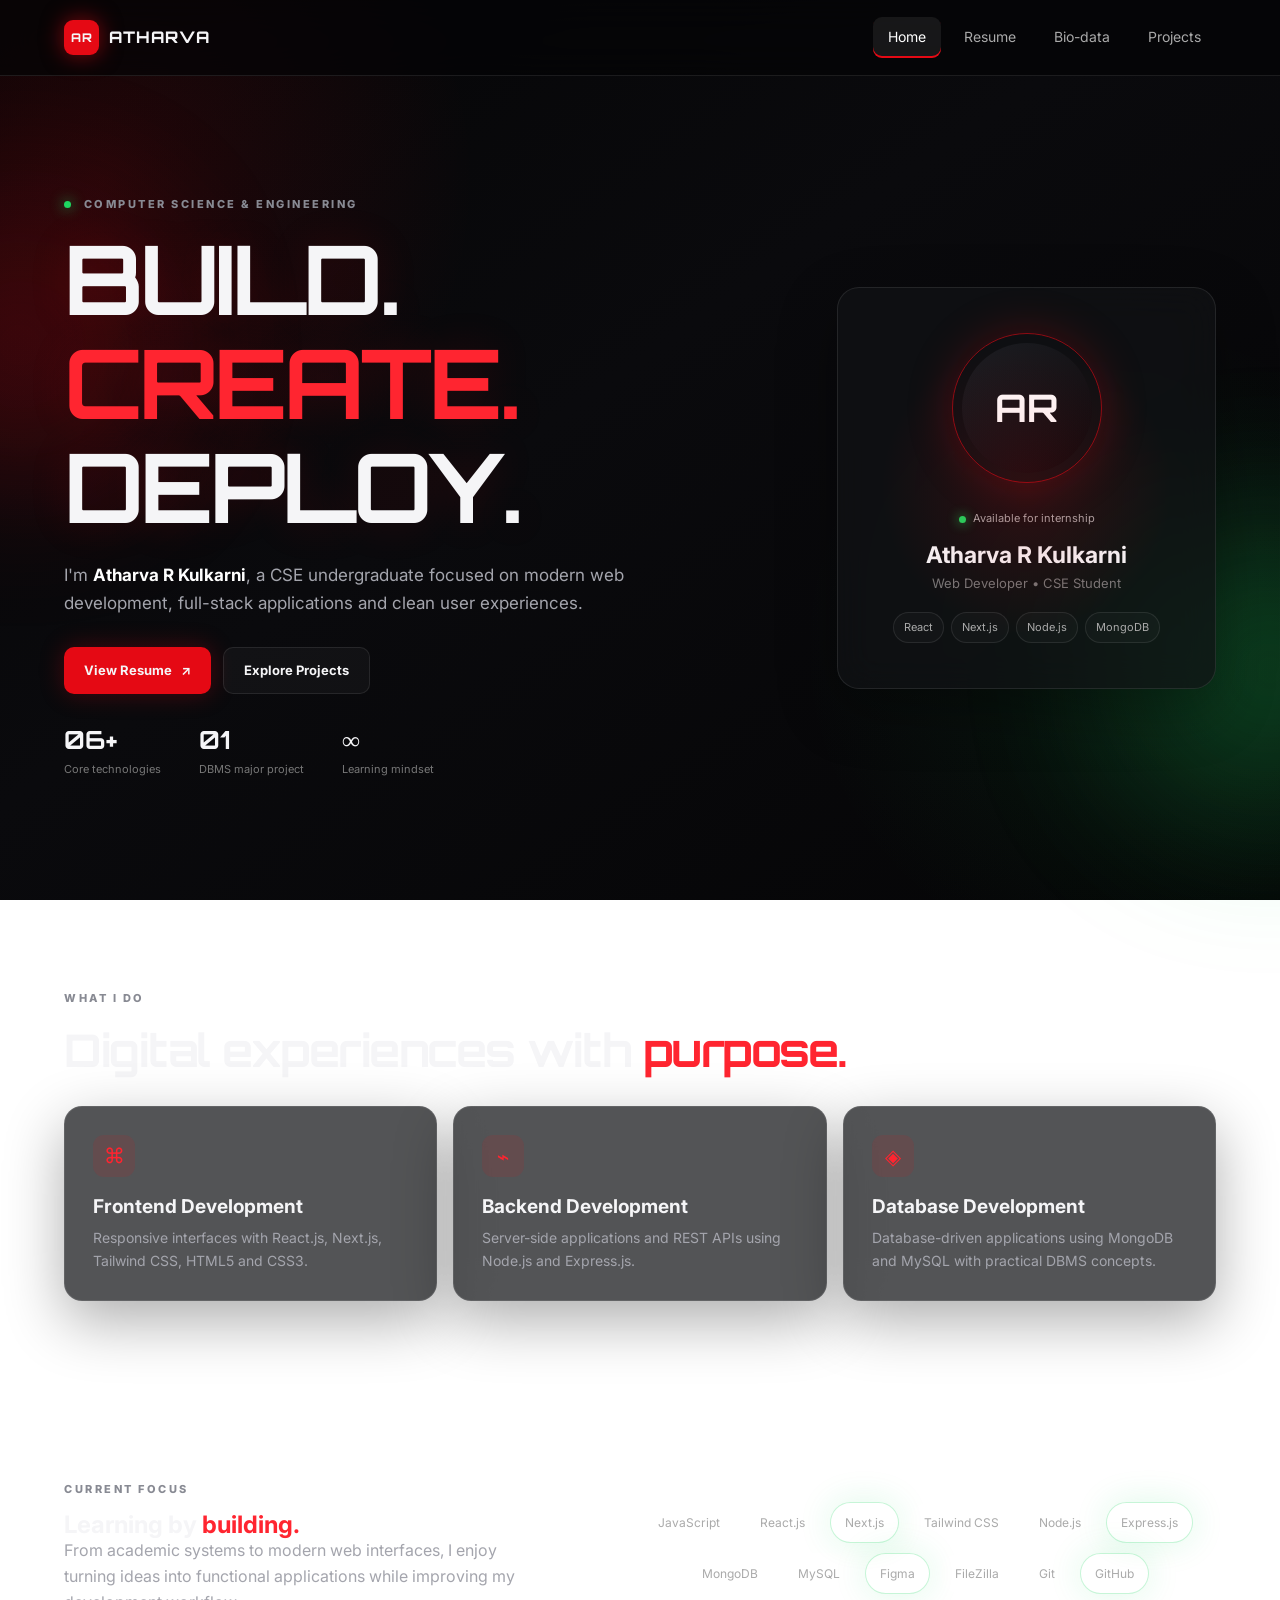
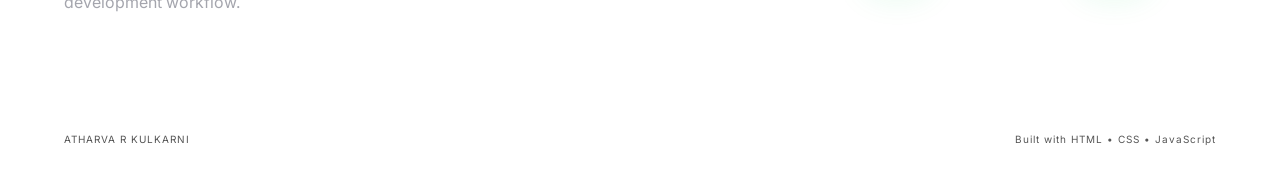
<file: index.html>
<!DOCTYPE html>
<html lang="en">
<head>
  <meta charset="UTF-8">
  <meta name="viewport" content="width=device-width, initial-scale=1.0">
  <meta name="description" content="Atharva R Kulkarni - Computer Science Engineering student and web developer portfolio.">
  <title>Atharva R Kulkarni | Portfolio</title>
  <link rel="preconnect" href="https://fonts.googleapis.com">
  <link rel="preconnect" href="https://fonts.gstatic.com" crossorigin>
  <link href="https://fonts.googleapis.com/css2?family=Inter:wght@400;500;600;700;800&family=Orbitron:wght@500;600;700;800&display=swap" rel="stylesheet">
  <link rel="stylesheet" href="style.css">
  <link rel="icon" href="Screenshot 2026-10-08 222254.png">
</head>
<body>
  <div class="ambient ambient-one"></div>
  <div class="ambient ambient-two"></div>

  <header class="navbar">
    <a class="brand" href="index.html"><span>AR</span> ATHARVA</a>
    <button class="menu-toggle" aria-label="Open navigation">☰</button>
    <nav class="nav-links">
      <a class="active" href="index.html">Home</a>
      <a href="resume.html">Resume</a>
      <a href="biodata.html">Bio-data</a>
      <a href="projects.html">Projects</a>
    </nav>
  </header>

  <main>
    <section class="hero page-shell">
      <div class="hero-copy">
        <p class="eyebrow"><span class="pulse"></span> COMPUTER SCIENCE & ENGINEERING</p>
        <h1>BUILD.<br><span>CREATE.</span><br>DEPLOY.</h1>
        <p class="hero-text">
          I'm <strong>Atharva R Kulkarni</strong>, a CSE undergraduate focused on
          modern web development, full-stack applications and clean user experiences.
        </p>
        <div class="hero-actions">
          <a class="btn btn-primary" href="resume.html">View Resume <span>↗</span></a>
          <a class="btn btn-ghost" href="projects.html">Explore Projects</a>
        </div>
        <div class="quick-stats">
          <div><strong>06+</strong><small>Core technologies</small></div>
          <div><strong>01</strong><small>DBMS major project</small></div>
          <div><strong>∞</strong><small>Learning mindset</small></div>
        </div>
      </div>

      <div class="profile-card glass">
        <div class="profile-ring">
          <div class="profile-initials">AR</div>
        </div>
        <span class="status"><i></i> Available for internship</span>
        <h2>Atharva R Kulkarni</h2>
        <p>Web Developer • CSE Student</p>
        <div class="mini-tags">
          <span>React</span><span>Next.js</span><span>Node.js</span><span>MongoDB</span>
        </div>
      </div>
    </section>

    <section class="page-shell section">
      <div class="section-heading">
        <div><p class="eyebrow">WHAT I DO</p><h2>Digital experiences with <span>purpose.</span></h2></div>
      </div>
      <div class="feature-grid">
        <article class="feature-card glass"><div class="icon">⌘</div><h3>Frontend Development</h3><p>Responsive interfaces with React.js, Next.js, Tailwind CSS, HTML5 and CSS3.</p></article>
        <article class="feature-card glass"><div class="icon">⌁</div><h3>Backend Development</h3><p>Server-side applications and REST APIs using Node.js and Express.js.</p></article>
        <article class="feature-card glass"><div class="icon">◈</div><h3>Database Development</h3><p>Database-driven applications using MongoDB and MySQL with practical DBMS concepts.</p></article>
      </div>
    </section>

    <section class="page-shell section split-section">
      <div>
        <p class="eyebrow">CURRENT FOCUS</p>
        <h2>Learning by <span>building.</span></h2>
        <p class="muted large-copy">From academic systems to modern web interfaces, I enjoy turning ideas into functional applications while improving my development workflow.</p>
      </div>
      <div class="tech-cloud">
        <span>JavaScript</span><span>React.js</span><span>Next.js</span><span>Tailwind CSS</span>
        <span>Node.js</span><span>Express.js</span><span>MongoDB</span><span>MySQL</span>
        <span>Figma</span><span>FileZilla</span><span>Git</span><span>GitHub</span>
      </div>
    </section>
  </main>

  <footer class="footer"><span>ATHARVA R KULKARNI</span><span>Built with HTML • CSS • JavaScript</span></footer>
  <script src="script.js"></script>
</body>
</html>
</file>
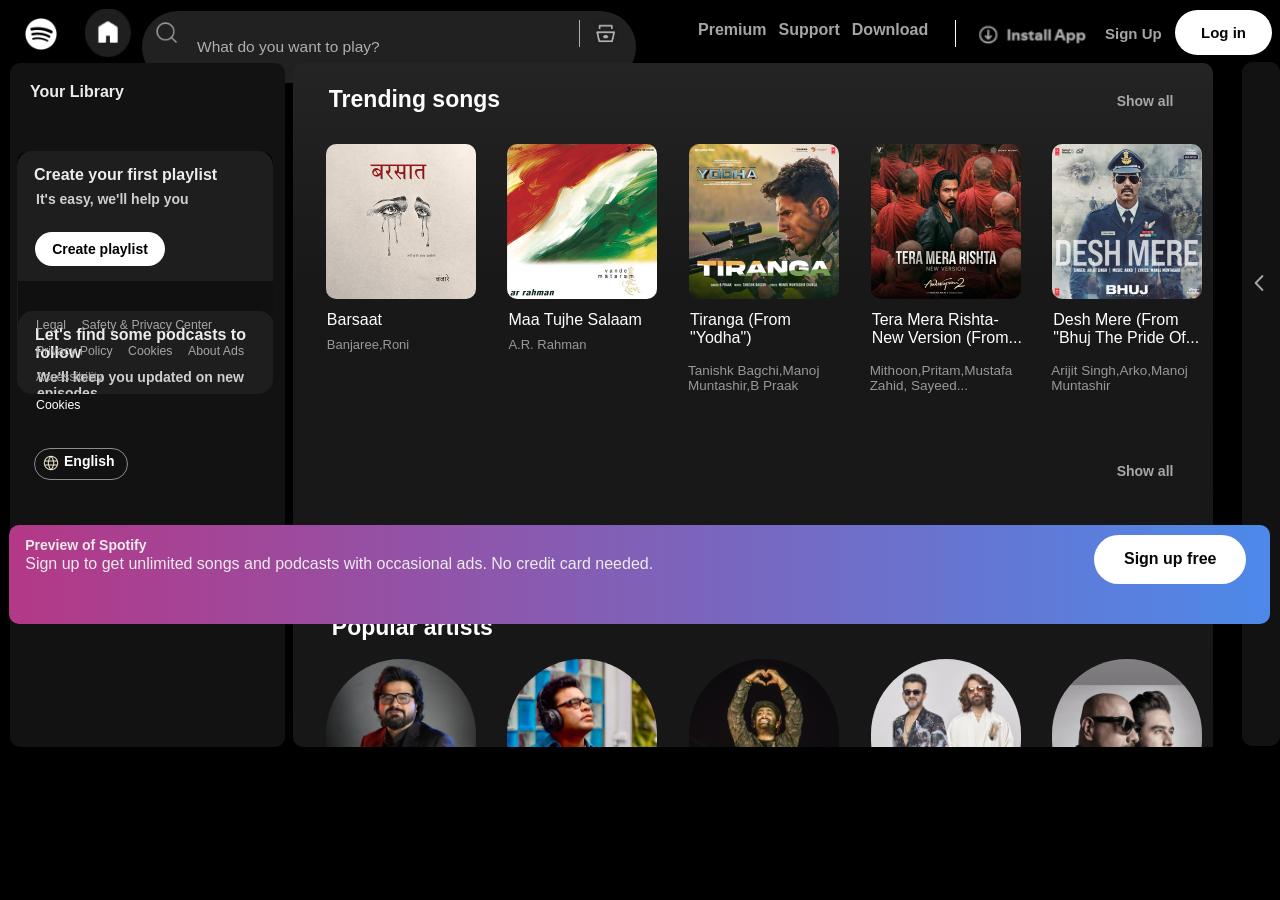
<file: spotify-clone/index.html>
<!DOCTYPE html>
<html lang="en">
<head>
    <meta charset="UTF-8">
    <meta name="viewport" content="width=device-width, initial-scale=1.0">
    <title>Spotify - Web Player: Music for everyone</title>
    <link rel="icon"  type="image/png" href="https://open.spotifycdn.com/cdn/images/favicon32.b64ecc03.png">
</head>
<body>
<link rel="stylesheet" href="spotify.css">
<script src="spotify.js" defer></script>
    <nav>
        <a href="https://open.spotify.com/"><img src="spot.png"/></a>
        <a href="https://open.spotify.com/"><img class="home" src="home.png"/></a>
        <span class="box1">
        <div class="box2">
        <input  type="text" placeholder="What do you want to play?">
        <span class="box57"></span>
        <a href=""><img  class="search" src="search.webp"/></a>
        <a href=""><img  class="browse" src="browse.png"/></a>
        </div>
        <div class="box3">
         <a href="https://open.spotify.com/">Premium</a>
         <a href="https://open.spotify.com/">Support</a>
         <a href="https://open.spotify.com/">Download</a>
        </div>
        </span>
        <span class="box4"></span>
        <span class="box5">
            <a href="SpotifySetup.exe"><img src="inta.png"/></a>
        </span>
        <span class="box6">
            <a href="https://open.spotify.com/">Sign Up</a>
        </span>
        <span class="box7">
            <a href="https://open.spotify.com/">Log in</a>
        </span>
    </nav>
    <div class="box8">
       <div class="box9">Your Library</div>
     <div class="box10">
      <div class="box15">
        <div class="box11">Create your first playlist</div>
        <div class="box12">It's easy, we'll help you</div>
        <div class="box13"><a href="https://open.spotify.com/"">Create playlist</a></div>
        <div class="box16"></div>
     <div class="box14">
            <div class="box11">Let's find some podcasts to follow</div>
            <div class="box12">We'll keep you updated on new episodes</div>
            <div class="box18"><a href="https://open.spotify.com/"">Browse podcasts</a></div>
     </div>
        <div class="box17"></div>
      </div>
     </div>
     <div class="box19">
        <div class="box20">
            <div><a href="https://open.spotify.com/">Legal</a></div>
            <div><a href="https://www.spotify.com/in-en/safetyandprivacy">Safety & Privacy Center</a></div>
        </div>
        <div class="box20">
            <div><a href="https://open.spotify.com/">Privacy Policy</a></div>
            <div><a href="https://open.spotify.com/">Cookies</a></div>
            <div><a href="https://open.spotify.com/">About Ads</a></div>
        </div>
        <div class="box20">
            <div><a href="https://open.spotify.com/">Accessibility</a></div>
        </div>
     </div>
     <div class="box21"><a href="https://open.spotify.com/">Cookies</a></div>
     <div class="box22"><a href="https://open.spotify.com/"><span><img class="globe"  src="globe.webp"></span> 
        <span class="Eng">English</span></a>
     </div>
    </div>
    <div class="box23">
        <div class="box24">
            <div class="box25"><a href="">Trending songs</a></div>
            <div class="box26"><a href="https://open.spotify.com/section/0JQ5DB5E8N831KzFzsBBQ2">Show all</a>
            </div>
            <div class="box29 ">
             <div class="box30"><a href=""><img  src="img1.jpg"/>
                <div class="box31"><a href="">Barsaat</a></div>
                <div class="box32"><a href="">Banjaree,Roni</a></div></a>
                <div class="pay1"><a href=""><img src="play.png"/></a></div>
             </div>
             <div class="box30"><a href="https://open.spotify.com/album/7zFbzmYGeZeIoplDTADF0Z?highlight=spotify:track:3aozKh1z4SSZXAm7TpcXtk"><img src="img2.jpg"/>
                <div class="box31"><a href="">Maa Tujhe Salaam</a></div>
                <div class="box32"><a href="https://open.spotify.com/artist/1mYsTxnqsietFxj1OgoGbG">A.R. Rahman</a></div></a>
                <div class="pay2"><a href=""><img src="play.png"/></a></div>
             </div>
             <div class="box34"><a href=""><img src="img3.jpg"/>
                <div class="box31"><a href="">Tiranga (From "Yodha")</a></div>
                <div class="box33"><a href="">Tanishk Bagchi</a>,<a href="">Manoj Muntashir</a>,<a href="">B Praak</a></div></a>
                <div class="pay3"><a href=""><img src="play.png"/></a></div>
             </div>
             <div class="box34"><a href=""><img src="img4.jpg"/>
                <div class="box31"><a href="">Tera Mera Rishta-New Version (From...</a></div>
                <div class="box33"><a href="">Mithoon</a>,<a href="">Pritam</a>,<a href="">Mustafa Zahid</a>, <a href="">Sayeed</a>...</div></a>
                <div class="pay4"><a href=""><img src="play.png"/></a></div>
             </div>
             <div class="box34"><a href=""><img src="img5.jpg"/>
                <div class="box31"><a href="">Desh Mere (From "Bhuj The Pride Of...</a></div>
                <div class="box33"><a href="">Arijit Singh</a>,<a href="">Arko</a>,<a href="">Manoj Muntashir
                </a></div></a>
                <div class="pay5"><a href=""><img src="play.png"/></a></div>
             </div>
            </div>
            <div class="box35"><a href="">Popular artists</a></div>
            <div class="box38"><a href="https://open.spotify.com/section/0JQ5DB5E8N831KzFzsBBQ2">Show all</a>
            </div>
            <div class="box29">
             <div class="box36"><a href=""><img src="img6.jpg"/>
                <div class="box31"><a href="">Pritam</a></div>
                <div class="box37"><a href="">Artist</a></div></a>
             </div>
             <div class="box36"><a href="https://open.spotify.com/album/7zFbzmYGeZeIoplDTADF0Z?highlight=spotify:track:3aozKh1z4SSZXAm7TpcXtk"><img src="img7.jpg"/>
                <div class="box31"><a href="">A.R. Rahman</a></div>
                <div class="box37"><a href="https://open.spotify.com/artist/1mYsTxnqsietFxj1OgoGbG">Artist
                </a></div></a>
             </div>
             <div class="box36"><a href=""><img src="img8.jpg"/>
                <div class="box31"><a href="">Arijit Singh</a></div>
                <div class="box37"><a href="">Artist</a></div></a>
             </div>
             <div class="box36"><a href=""><img src="img9.jpg"/>
                <div class="box31"><a href="">Sachin-Jigar</a></div>
                <div class="box37"><a href="">Artist</a></div></a>
             </div>
             <div class="box36"><a href=""><img src="img10.jpg"/>
                <div class="box31"><a href="">Vishal-Shekhar</a></div>
                <div class="box37"><a href="">Artist</a></div></a>
            </div>
        </div>
        <div class="box39"><a href="">Popular albums and singles</a></div>
        <div class="box41"><a href="https://open.spotify.com/section/0JQ5DB5E8N831KzFzsBBQ2">Show all</a>
        </div>
         <div class="box29">
             <div class="box40"><a href=""><img src="img11.jpg"/>
                <div class="box31"><a href="">Aashiqui 2</a></div>
                <div class="box32"><a href="">Mithoon</a>,<a href=""> Ankit Tiwari</a>,<a href="">Jeet Ganguli</a></div></a>
             </div>
             <div class="box40"><a href="https://open.spotify.com/album/7zFbzmYGeZeIoplDTADF0Z?highlight=spotify:track:3aozKh1z4SSZXAm7TpcXtk"><img src="img12.jpg"/>
                <div class="box31"><a href="">Yeh Jawaani Hai Deewani</a></div>
                <div class="box33"><a href="https://open.spotify.com/artist/1mYsTxnqsietFxj1OgoGbG">Pritam</a></div></a>
             </div>
             <div class="box34"><a href=""><img src="img13.jpg"/>
                <div class="box31"><a href="">Sanam Teri Kasam
                    (Original Motion...</a></div>
                <div class="box33"><a href="">Himesh Reshammiya</a>,<a href=""> Sameer Anjaan</a>,<a href="" >Subrat...</a></div></a>
             </div>
             <div class="box40"><a href=""><img src="img14.jpg"/>
                <div class="box31"><a href="">Finding Her</a></div>
                <div class="box32"><a href="">Kushagra</a>,<a href="">Bharath</a>, <a href="">Saaheel</a></div></a>
             </div>
             <div class="box30"><a href=""><img src="img15.jpg"/>
                <div class="box31"><a href="">Young G.O.A.T</a></div>
                <div class="box32"><a href="">Cheema Y</a>,<a href="">Gur Sidhu</a></div></a>
             </div>
            </div>
        <div class="box35"><a href="">Popular radio</a></div>
        <div class="box43"><a href="https://open.spotify.com/section/0JQ5DB5E8N831KzFzsBBQ2">Show all</a>
        </div>
         <div class="box29">
             <div class="box42"><a href=""><img src="img16.jpg"/>
                <div class="box37"><a href="">With Jeet Gangnuli,
                Pritam, Sachet Tand...</a></div></a>
             </div>
             <div class="box42"><a href="https://open.spotify.com/album/7zFbzmYGeZeIoplDTADF0Z?highlight=spotify:track:3aozKh1z4SSZXAm7TpcXtk"><img src="img17.jpg"/>
                <div class="box37"><a href="https://open.spotify.com/artist/1mYsTxnqsietFxj1OgoGbG">With Pritam, Roop
                 Kumar Rathod, Visha...</a></div></a>
             </div>
             <div class="box42"><a href=""><img src="img18.jpg"/>
                <div class="box37"><a href="">With Sachin-Jigar,
                 Arijit Singh, Atif Asla...</a></div></a>
             </div>
             <div class="box42"><a href=""><img src="img19.jpg"/>
                <div class="box37"><a href="">By Spotify</a></div></a>
             </div>
             <div class="box42"><a href=""><img src="img20.jpg"/>
                <div class="box37"><a href="">  With Karan Aujla,
                 Sidhu Moose Wala,...</a></div></a>
             </div>
            </div>
         <div class="box35"><a href="">Featured Charts</a></div>
        <div class="box44"><a href="https://open.spotify.com/section/0JQ5DB5E8N831KzFzsBBQ2">Show all</a>
        </div>
         <div class="box29">
             <div class="box45"><a href=""><img src="img21.jpg"/>
                <div class="box46"><a href="">Your weekly update of
                the most played...</a></div></a>
             </div>
             <div class="box45"><a href="https://open.spotify.com/album/7zFbzmYGeZeIoplDTADF0Z?highlight=spotify:track:3aozKh1z4SSZXAm7TpcXtk"><img src="img22.jpg"/>
                <div class="box46"><a href="https://open.spotify.com/artist/1mYsTxnqsietFxj1OgoGbG">Your weekly update of the most played...</a></div></a>
             </div>
             <div class="box45"><a href=""><img src="img23.jpg"/>
                <div class="box46"><a href="">Your daily update of
                the most played...</a></div></a>
             </div>
             <div class="box45"><a href=""><img src="img24.jpg"/>
                <div class="box46"><a href="">Your daily update of
                the most played...</a></div></a>
             </div>
             </div>
             <div class="box47"></div>
             <div class="box49">
                <div class="box50">Company</div>
                <div class="box50">Communities</div>
                <div class="box50">Useful links</div>
                <div class="box50">Spotify Plans</div>
                <div class="box51"><a href="">About</a></div>
                <div class="box51"><a href="">For Artists</a></div>
                <div class="box51"><a href="">Support</a></div>
                <div class="box51"><a href="">Premium Standards</a></div>
                <div class="box51"><a href="">Jobs</a></div>
                <div class="box51"><a href="">Developers</a></div>
                <div class="box51"><a href="">Free Mobile App</a></div>
                <div class="box51"><a href="">Premium Platinum</a></div>
                <div class="box51"><a href="">For the Record</a></div>
                <div class="box51"><a href="">Advertising</a></div>
                <div class="box51"><a href="">Popular by Country</a></div>
                <div class="box51"><a href="">Premium Student</a></div>
                <div class="box51"></div>
                <div class="box51"><a href="">Investers</a></div>
                <div class="box51"><a href="">Top Song Lyrics</a></div>
                <div class="box51"><a href="">Spotify Free</a></div>
                <div class="box51"></div>
                <div class="box51"><a href="">Vendors</a></div>
                <div class="box51"><a href="">Import your music</a></div>
                <div class="box51"></div>
             </div>
             <div class="box48"></div>
             <div class="box53"><a href=""><img src="img31.webp"/></a></div>
             <div class="box54">
                <div class="box55"><a href=""><img src="face.png"/></a></div>
             </div>             
             <div class="box56"><a href=""><img src="x.webp"/></a></div>
             <div class="box52">&copy; 2026 Spotify AB</div>
      </div>
     </div>
    </div>
    <div class="box27">
        <div class="box28"><img class="arr" src="arr.png"/></div>
    </div> 
    <div class="box58">
        <div class="box59">Preview of Spotify</div>
        <div class="box60">Sign up to get unlimited songs and podcasts with occasional ads. No credit card needed.
        </div>
        <div class="box61">
            <a href="https://open.spotify.com/">Sign up free</a>
        </div>
        </div>
    </div>
    <div class="box62">
    <img class="box63" >
   <div>
    <div class="box64"></div>
     <div class="box66"></div>
    </div>
     <div class="box65">
    <div class="box69">
        <img src="next.webp">
    </div>
    <div class="box70">
        <img class="play-img" src="play.png">
        <img class="pause-img" src="pause.webp">
    </div>
    <div class="box71">
        <img src="next.webp">
    </div>
</div>
<img class="box72" src="volume-02.webp"/>
<div>
    <input type="range" class="volume" min="0" max="1" step="0.01" value="1">
</div>
<div class="box74">
    <span class="current-time">0:00</span>
    <input type="range" class="progress" value="0" min="0" max="100">
    <span class="duration">0:00</span>
</div>
<audio class="box73"></audio>
    </div>
   <div class="box67"><img class="eft" src="arr.png"/></div>
   <div class="box68"><img class="right" src="arr.png"/></div>
</body>
</html>
</file>
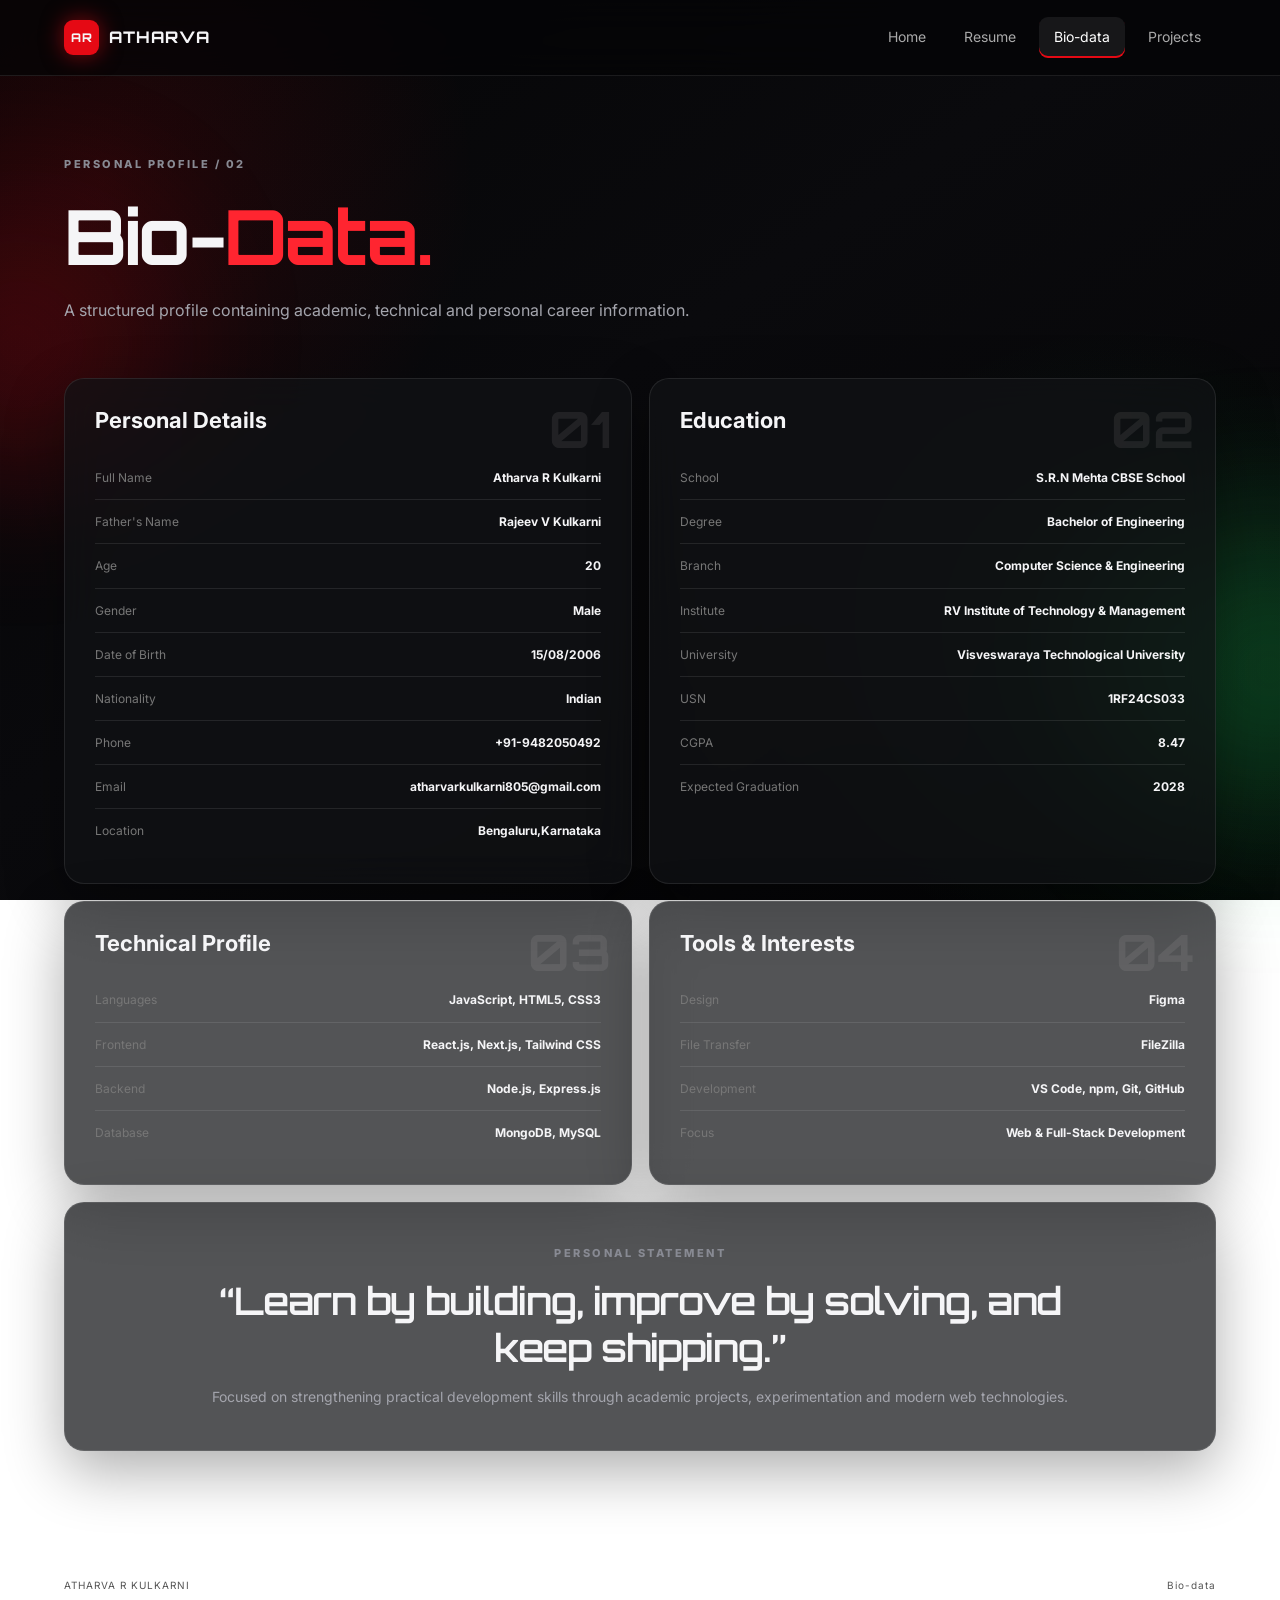
<file: biodata.html>
<!DOCTYPE html>
<html lang="en">
<head>
  <meta charset="UTF-8">
  <meta name="viewport" content="width=device-width, initial-scale=1.0">
  <title>Bio-data | Atharva R Kulkarni</title>
  <link rel="preconnect" href="https://fonts.googleapis.com">
  <link rel="preconnect" href="https://fonts.gstatic.com" crossorigin>
  <link href="https://fonts.googleapis.com/css2?family=Inter:wght@400;500;600;700;800&family=Orbitron:wght@500;600;700;800&display=swap" rel="stylesheet">
  <link rel="stylesheet" href="style.css">
  <link rel="icon" href="Screenshot 2026-10-08 222254.png">
</head>
<body>
  <div class="ambient ambient-one"></div><div class="ambient ambient-two"></div>
  <header class="navbar">
    <a class="brand" href="index.html"><span>AR</span> ATHARVA</a>
    <button class="menu-toggle" aria-label="Open navigation">☰</button>
    <nav class="nav-links"><a href="index.html">Home</a><a href="resume.html">Resume</a><a class="active" href="biodata.html">Bio-data</a><a href="projects.html">Projects</a></nav>
  </header>

  <main class="page-shell inner-page">
    <div class="page-title">
      <p class="eyebrow">PERSONAL PROFILE / 02</p>
      <h1>Bio-<span>Data.</span></h1>
      <p>A structured profile containing academic, technical and personal career information.</p>
    </div>

    <section class="biodata-grid">
      <article class="bio-card glass">
        <div class="bio-number">01</div><h2>Personal Details</h2>
        <div class="data-table">
          <div><span>Full Name</span><strong>Atharva R Kulkarni</strong></div>
          <div><span>Father's Name</span><strong>Rajeev V Kulkarni</strong></div>
          <div><span>Age</span><strong>20</strong></div>
          <div><span>Gender</span><strong>Male</strong></div>
          <div><span>Date of Birth</span><strong>15/08/2006</strong></div>
          <div><span>Nationality</span><strong>Indian</strong></div>
          <div><span>Phone</span><strong>+91-9482050492</strong></div>
          <div><span>Email</span><strong>atharvarkulkarni805@gmail.com</strong></div>
          <div><span>Location</span><strong>Bengaluru,Karnataka</strong></div>
        </div>
      </article>

      <article class="bio-card glass">
        <div class="bio-number">02</div><h2>Education</h2>
        <div class="data-table">
          <div><span>School</span><strong>S.R.N Mehta CBSE School</strong></div>
          <div><span>Degree</span><strong>Bachelor of Engineering</strong></div>
          <div><span>Branch</span><strong>Computer Science & Engineering</strong></div>
          <div><span>Institute</span><strong>RV Institute of Technology & Management</strong></div>
          <div><span>University</span><strong>Visveswaraya Technological University</strong></div>
          <div><span>USN</span><strong>1RF24CS033</strong></div>
          <div><span>CGPA</span><strong>8.47</strong></div>
          <div><span>Expected Graduation</span><strong>2028</strong></div>
        </div>
      </article>

      <article class="bio-card glass">
        <div class="bio-number">03</div><h2>Technical Profile</h2>
        <div class="data-table">
          <div><span>Languages</span><strong>JavaScript, HTML5, CSS3</strong></div>
          <div><span>Frontend</span><strong>React.js, Next.js, Tailwind CSS</strong></div>
          <div><span>Backend</span><strong>Node.js, Express.js</strong></div>
          <div><span>Database</span><strong>MongoDB, MySQL</strong></div>
        </div>
      </article>

      <article class="bio-card glass">
        <div class="bio-number">04</div><h2>Tools & Interests</h2>
        <div class="data-table">
          <div><span>Design</span><strong>Figma</strong></div>
          <div><span>File Transfer</span><strong>FileZilla</strong></div>
          <div><span>Development</span><strong>VS Code, npm, Git, GitHub</strong></div>
          <div><span>Focus</span><strong>Web & Full-Stack Development</strong></div>
        </div>
      </article>
    </section>

    <section class="quote-panel glass">
      <p class="eyebrow">PERSONAL STATEMENT</p>
      <blockquote>“Learn by building, improve by solving, and keep shipping.”</blockquote>
      <p class="muted">Focused on strengthening practical development skills through academic projects, experimentation and modern web technologies.</p>
    </section>
  </main>

  <footer class="footer"><span>ATHARVA R KULKARNI</span><span>Bio-data</span></footer>
  <script src="script.js"></script>
</body>
</html>
</file>
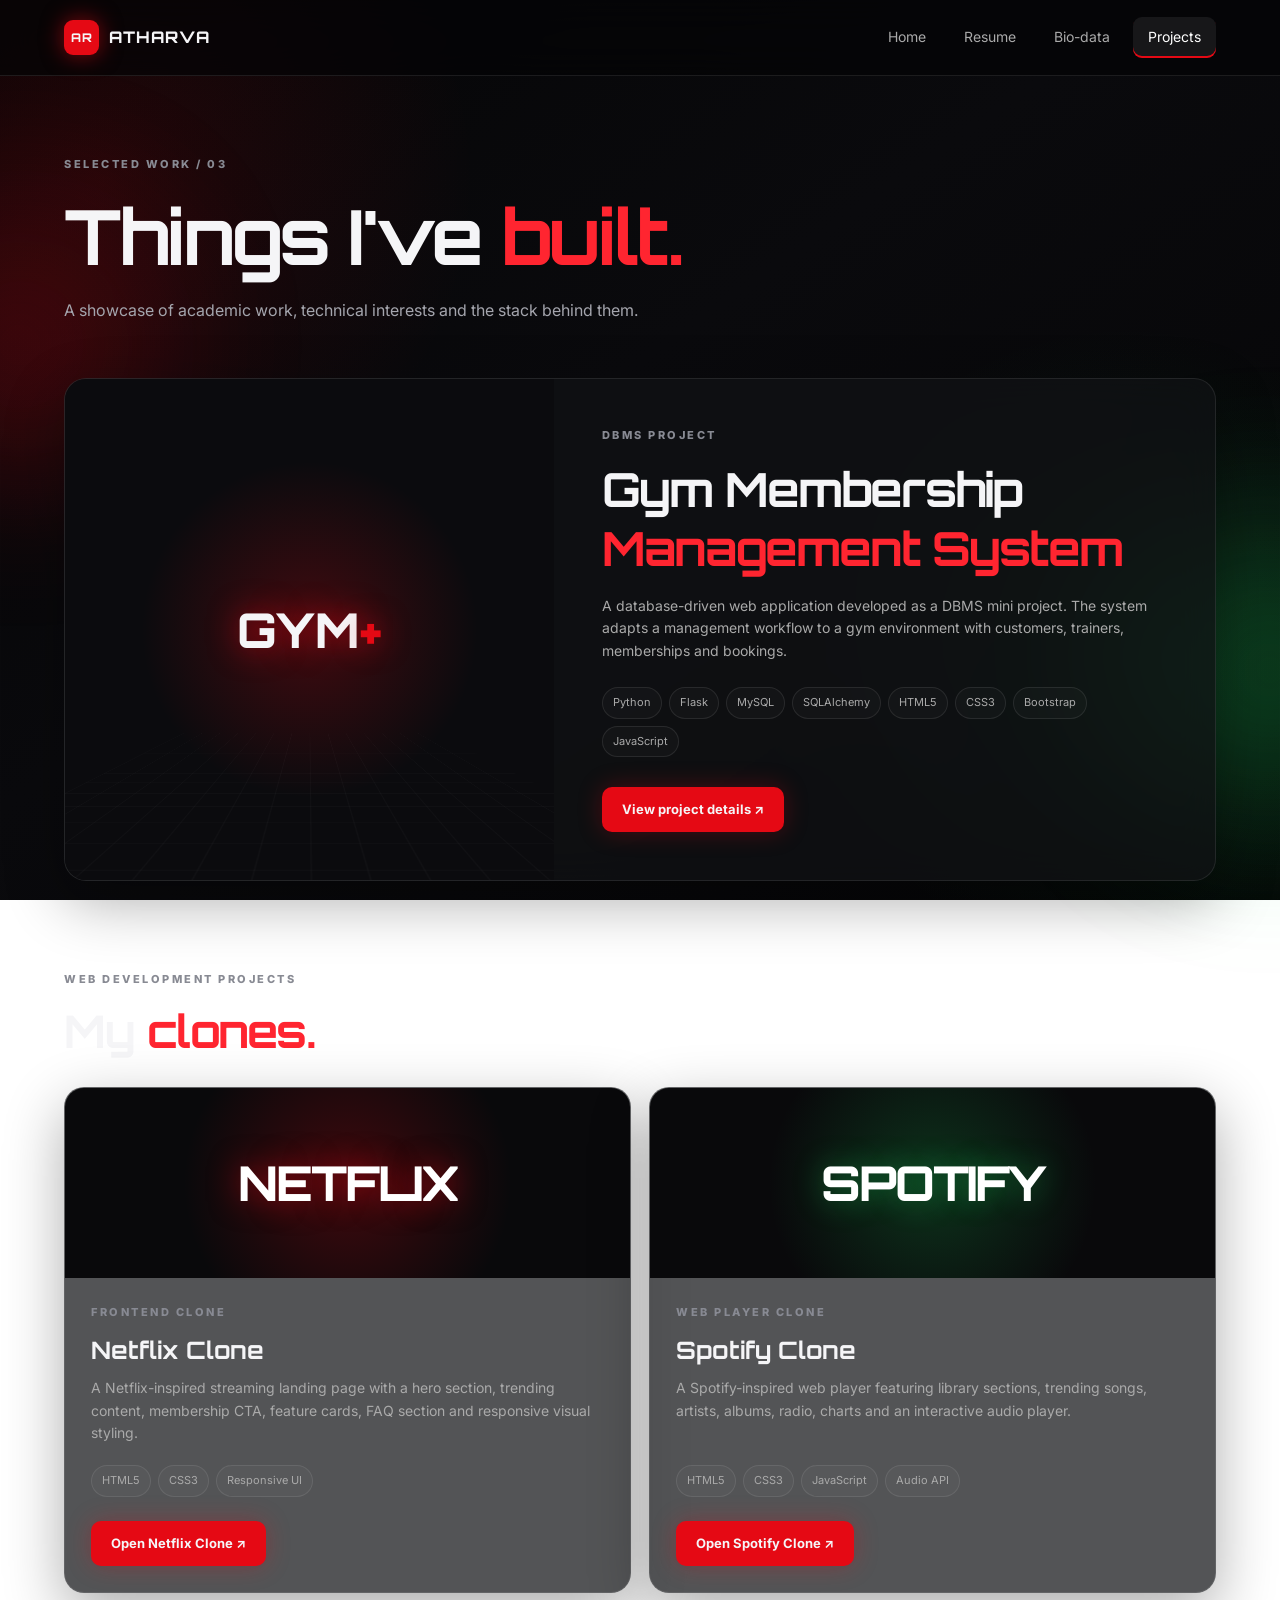
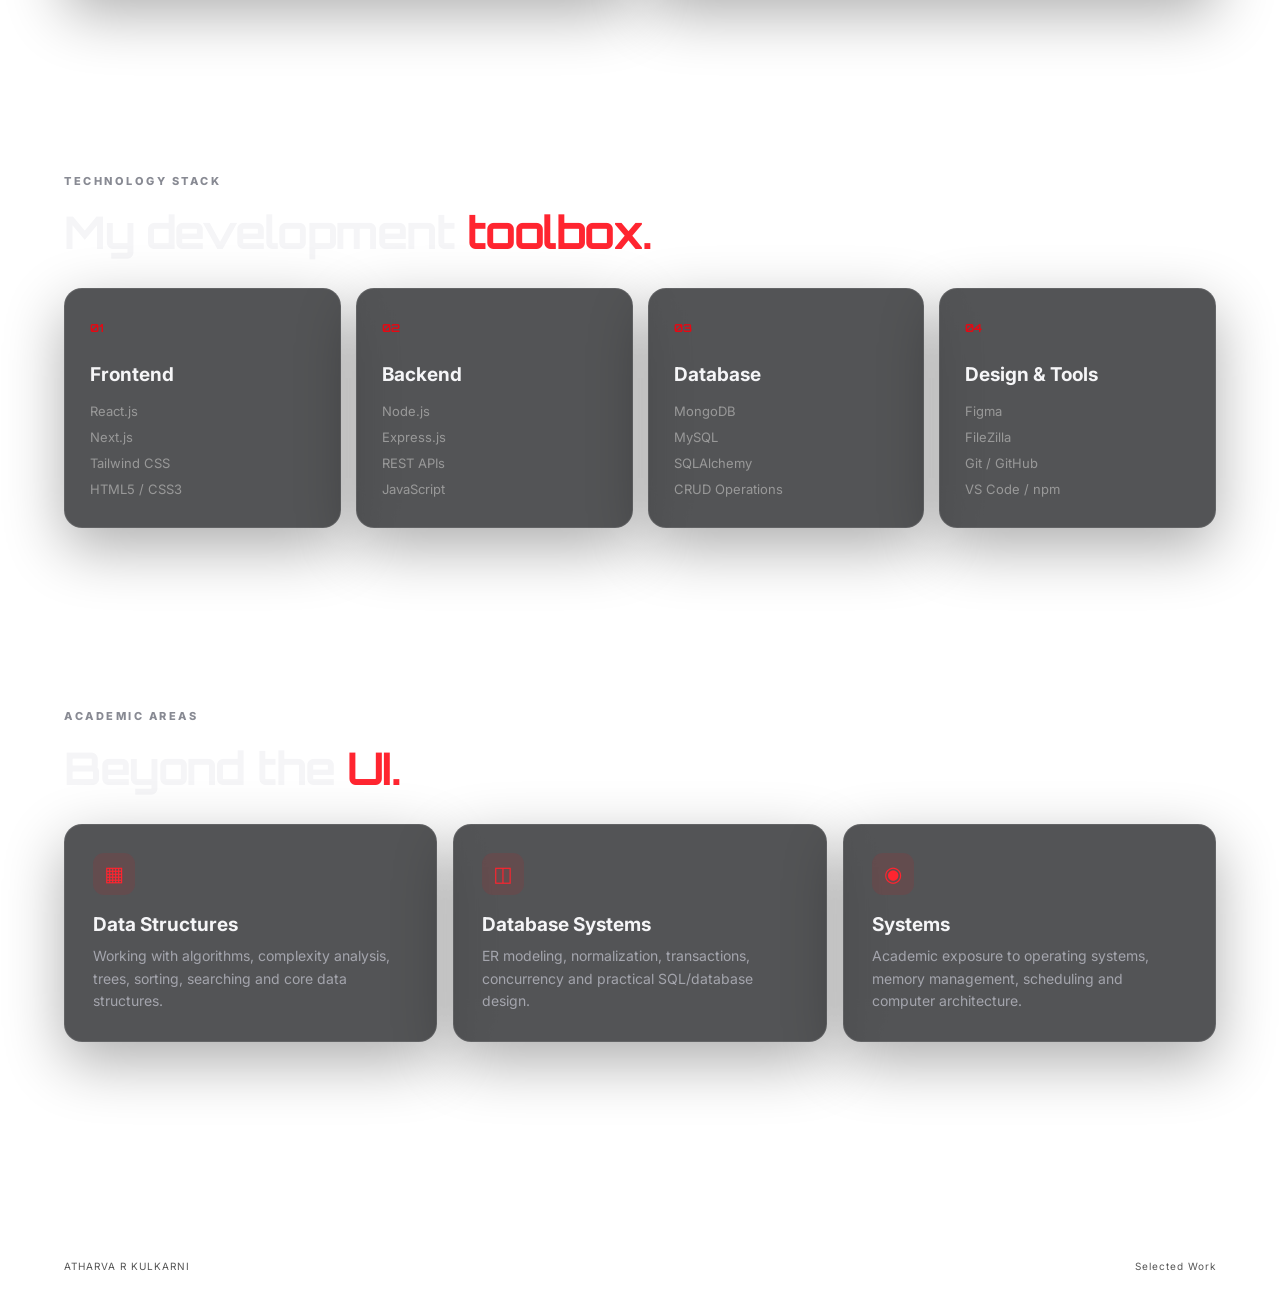
<file: projects.html>
<!DOCTYPE html>
<html lang="en">
<head>
  <meta charset="UTF-8">
  <meta name="viewport" content="width=device-width, initial-scale=1.0">
  <title>Projects | Atharva R Kulkarni</title>
  <link rel="preconnect" href="https://fonts.googleapis.com">
  <link rel="preconnect" href="https://fonts.gstatic.com" crossorigin>
  <link href="https://fonts.googleapis.com/css2?family=Inter:wght@400;500;600;700;800&family=Orbitron:wght@500;600;700;800&display=swap" rel="stylesheet">
  <link rel="stylesheet" href="style.css">
  <link rel="icon" href="Screenshot 2026-10-08 222254.png">
  <style>
    /* Clone project cards */
    .clone-grid {
      display:grid;
      grid-template-columns:repeat(2, minmax(0, 1fr));
      gap:18px;
      align-items:stretch;
    }
    .clone-card {
      display:flex;
      flex-direction:column;
      height:100%;
      min-width:0;
      border-radius:20px;
      overflow:hidden;
    }
    .clone-art {
      min-height:190px;
      display:grid;
      place-items:center;
      position:relative;
      overflow:hidden;
      flex-shrink:0;
    }
    .clone-art span {
      position:relative;
      z-index:1;
      font:800 clamp(30px, 4vw, 48px) Orbitron;
      letter-spacing:-2px;
    }
    .netflix-art {
      background:radial-gradient(circle at center, rgba(229,9,20,.25), transparent 55%), #09090b;
    }
    .netflix-art span {
      color:#fff;
      text-shadow:0 0 30px rgba(229,9,20,.55);
    }
    .spotify-art {
      background:radial-gradient(circle at center, rgba(30,215,96,.20), transparent 55%), #09090b;
    }
    .spotify-art span {
      color:#fff;
      text-shadow:0 0 30px rgba(30,215,96,.4);
    }
    .clone-body {
      padding:26px;
      display:flex;
      flex-direction:column;
      flex:1;
      min-width:0;
    }
    .clone-body h3 {
      font:700 24px Orbitron;
      margin-bottom:12px;
    }
    .clone-body > p:not(.eyebrow) {
      color:#aaa;
      font-size:14px;
      margin:0;
      min-height:68px;
    }
    .clone-body .tech-list {
      margin:20px 0 24px;
    }
    .clone-body .btn {
      align-self:flex-start;
      margin-top:auto;
    }
    @media (max-width:850px) {
      .clone-grid { grid-template-columns:1fr; }
    }
    @media (max-width:600px) {
      .clone-art { min-height:160px; }
      .clone-body { padding:24px; }
      .clone-body > p:not(.eyebrow) { min-height:0; }
    }
  </style>
</head>
<body>
  <div class="ambient ambient-one"></div><div class="ambient ambient-two"></div>
  <header class="navbar">
    <a class="brand" href="index.html"><span>AR</span> ATHARVA</a>
    <button class="menu-toggle" aria-label="Open navigation">☰</button>
    <nav class="nav-links"><a href="index.html">Home</a><a href="resume.html">Resume</a><a href="biodata.html">Bio-data</a><a class="active" href="projects.html">Projects</a></nav>
  </header>

  <main class="page-shell inner-page">
    <div class="page-title">
      <p class="eyebrow">SELECTED WORK / 03</p>
      <h1>Things I've <span>built.</span></h1>
      <p>A showcase of academic work, technical interests and the stack behind them.</p>
    </div>

    <section class="project-feature glass">
      <div class="project-visual">
        <div class="visual-grid"></div>
        <div class="visual-logo">GYM<span>+</span></div>
      </div>
      <div class="project-info">
        <p class="eyebrow">DBMS PROJECT</p>
        <h2>Gym Membership<br><span>Management System</span></h2>
        <p>A database-driven web application developed as a DBMS mini project. The system adapts a management workflow to a gym environment with customers, trainers, memberships and bookings.</p>
        <div class="tech-list"><span>Python</span><span>Flask</span><span>MySQL</span><span>SQLAlchemy</span><span>HTML5</span><span>CSS3</span><span>Bootstrap</span><span>JavaScript</span></div>
        <a href="resume.html" class="btn btn-primary">View project details ↗</a>
      </div>
    </section>

    <section class="clone-projects section">
      <div class="section-heading">
        <div><p class="eyebrow">WEB DEVELOPMENT PROJECTS</p><h2>My <span>clones.</span></h2></div>
      </div>

      <div class="clone-grid">
        <article class="clone-card glass">
          <div class="clone-art netflix-art"><span>NETFLIX</span></div>
          <div class="clone-body">
            <p class="eyebrow">FRONTEND CLONE</p>
            <h3>Netflix Clone</h3>
            <p>A Netflix-inspired streaming landing page with a hero section, trending content, membership CTA, feature cards, FAQ section and responsive visual styling.</p>
            <div class="tech-list"><span>HTML5</span><span>CSS3</span><span>Responsive UI</span></div>
            <a class="btn btn-primary" href="netflix-clone/index.html" target="_blank" rel="noopener">Open Netflix Clone ↗</a>
          </div>
        </article>

        <article class="clone-card glass">
          <div class="clone-art spotify-art"><span>SPOTIFY</span></div>
          <div class="clone-body">
            <p class="eyebrow">WEB PLAYER CLONE</p>
            <h3>Spotify Clone</h3>
            <p>A Spotify-inspired web player featuring library sections, trending songs, artists, albums, radio, charts and an interactive audio player.</p>
            <div class="tech-list"><span>HTML5</span><span>CSS3</span><span>JavaScript</span><span>Audio API</span></div>
            <a class="btn btn-primary" href="spotify-clone/index.html" target="_blank" rel="noopener">Open Spotify Clone ↗</a>
          </div>
        </article>
      </div>
    </section>

    <section class="section">
      <div class="section-heading"><div><p class="eyebrow">TECHNOLOGY STACK</p><h2>My development <span>toolbox.</span></h2></div></div>
      <div class="stack-grid">
        <article class="stack-card glass"><b>01</b><h3>Frontend</h3><p>React.js<br>Next.js<br>Tailwind CSS<br>HTML5 / CSS3</p></article>
        <article class="stack-card glass"><b>02</b><h3>Backend</h3><p>Node.js<br>Express.js<br>REST APIs<br>JavaScript</p></article>
        <article class="stack-card glass"><b>03</b><h3>Database</h3><p>MongoDB<br>MySQL<br>SQLAlchemy<br>CRUD Operations</p></article>
        <article class="stack-card glass"><b>04</b><h3>Design & Tools</h3><p>Figma<br>FileZilla<br>Git / GitHub<br>VS Code / npm</p></article>
      </div>
    </section>

    <section class="section">
      <div class="section-heading"><div><p class="eyebrow">ACADEMIC AREAS</p><h2>Beyond the <span>UI.</span></h2></div></div>
      <div class="feature-grid">
        <article class="feature-card glass"><div class="icon">▦</div><h3>Data Structures</h3><p>Working with algorithms, complexity analysis, trees, sorting, searching and core data structures.</p></article>
        <article class="feature-card glass"><div class="icon">◫</div><h3>Database Systems</h3><p>ER modeling, normalization, transactions, concurrency and practical SQL/database design.</p></article>
        <article class="feature-card glass"><div class="icon">◉</div><h3>Systems</h3><p>Academic exposure to operating systems, memory management, scheduling and computer architecture.</p></article>
      </div>
    </section>
  </main>

  <footer class="footer"><span>ATHARVA R KULKARNI</span><span>Selected Work</span></footer>
  <script src="script.js"></script>
</body>
</html>
</file>
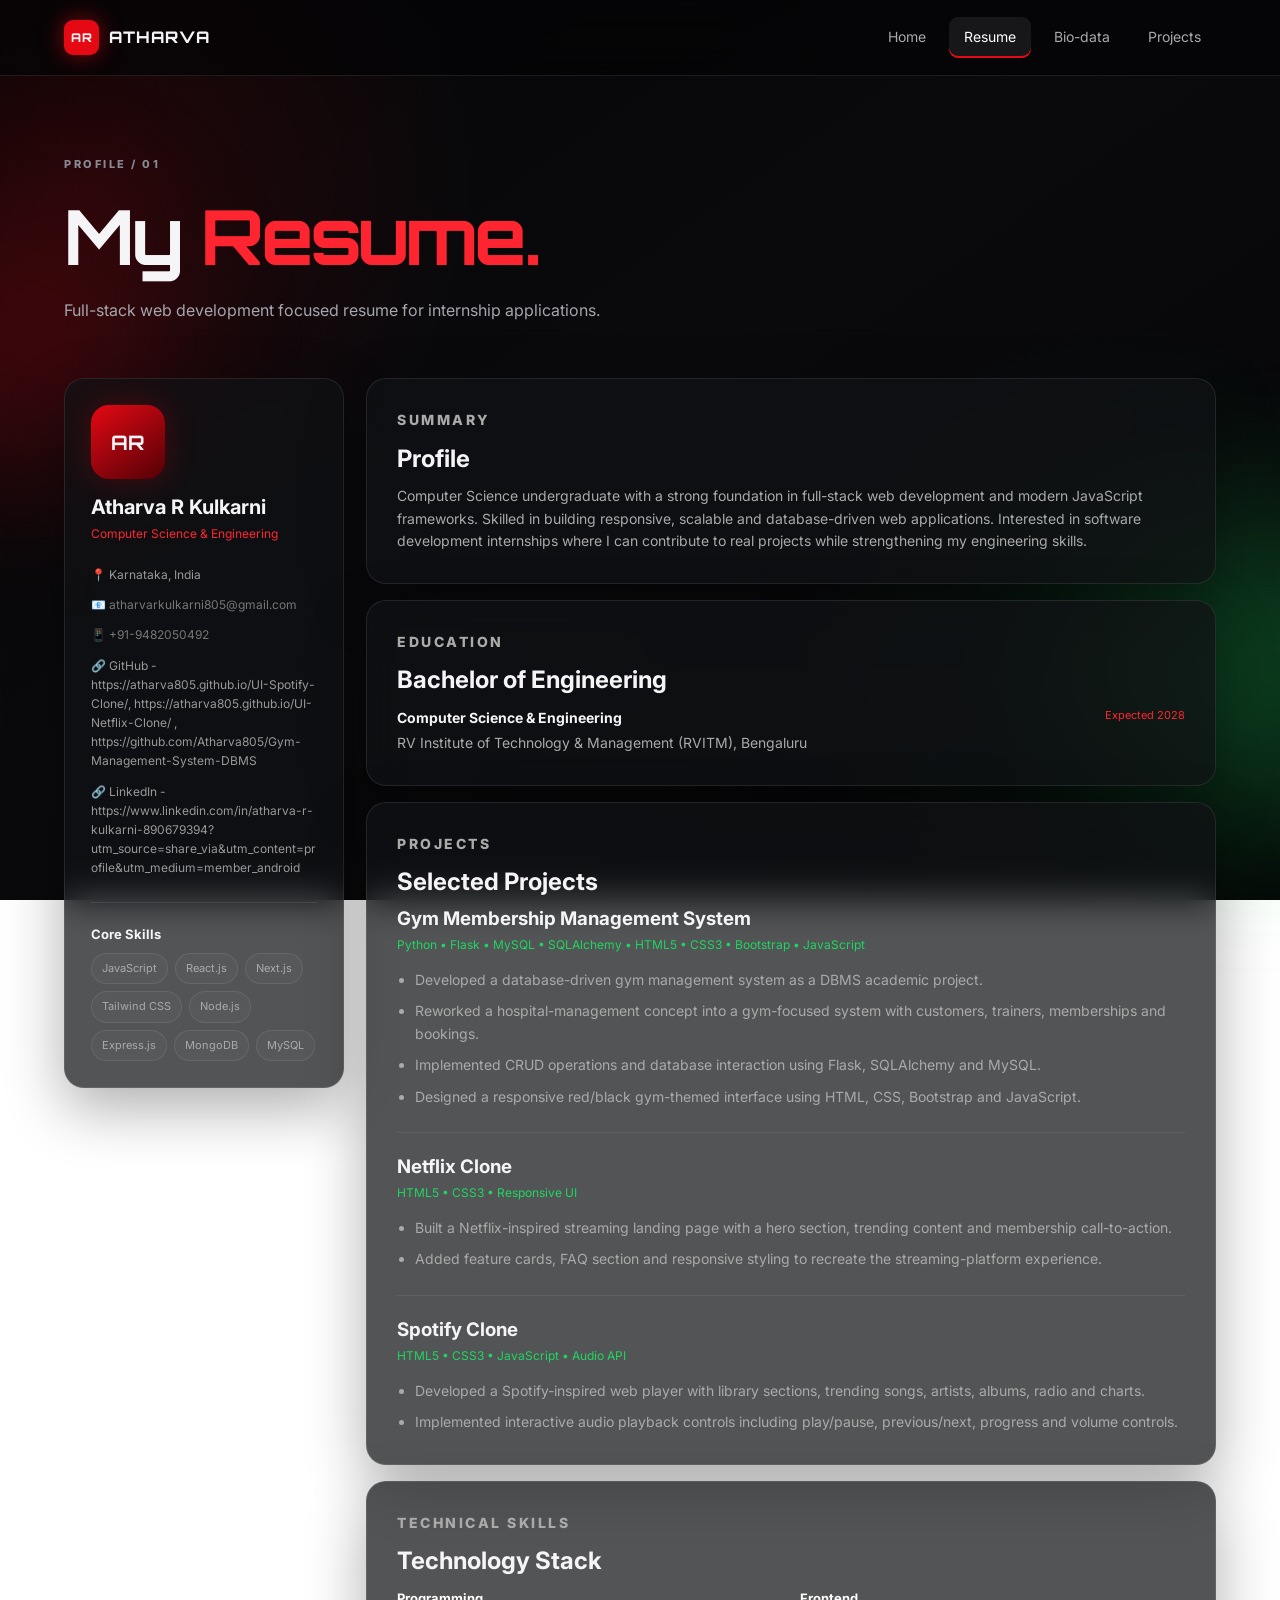
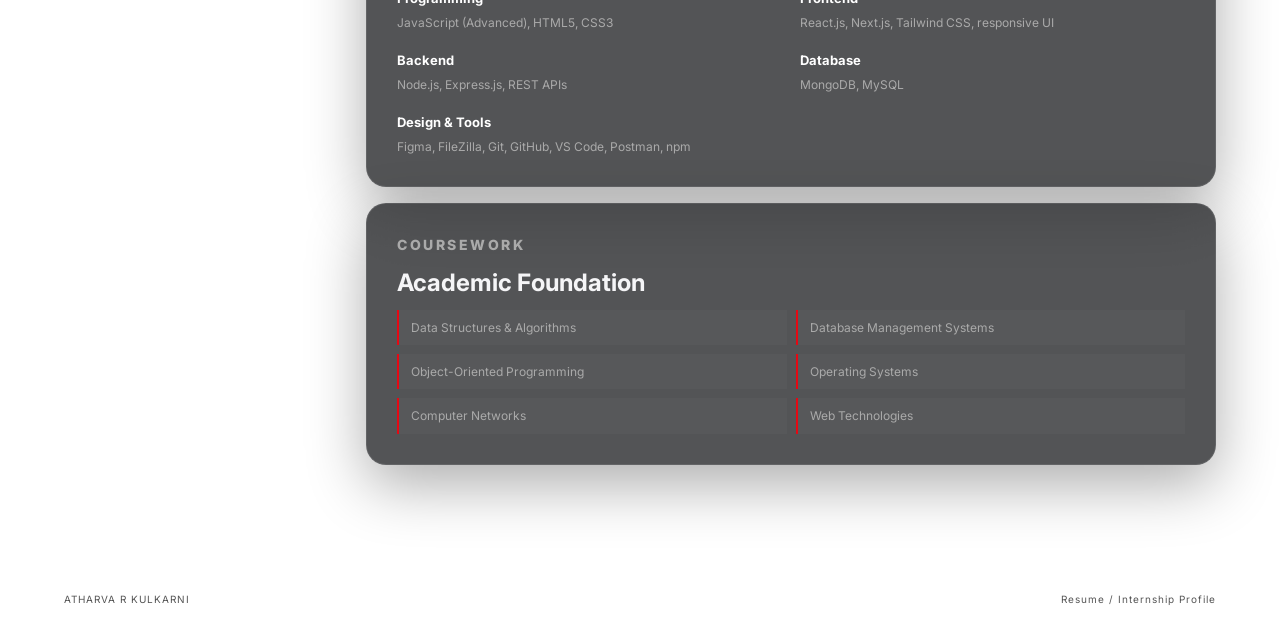
<file: resume.html>
<!DOCTYPE html>
<html lang="en">
<head>
  <meta charset="UTF-8">
  <meta name="viewport" content="width=device-width, initial-scale=1.0">
  <meta name="description" content="Resume of Atharva R Kulkarni.">
  <title>Resume | Atharva R Kulkarni</title>
  <link rel="preconnect" href="https://fonts.googleapis.com">
  <link rel="preconnect" href="https://fonts.gstatic.com" crossorigin>
  <link href="https://fonts.googleapis.com/css2?family=Inter:wght@400;500;600;700;800&family=Orbitron:wght@500;600;700;800&display=swap" rel="stylesheet">
  <link rel="stylesheet" href="style.css">
  <link rel="icon" href="Screenshot 2026-10-08 222254.png">

<style>
.resume-project + .resume-project {
  margin-top: 1.5rem;
  padding-top: 1.5rem;
  border-top: 1px solid rgba(255,255,255,0.08);
}
.resume-project h3 {
  margin: 0 0 0.35rem;
}
</style>

</head>
<body>
  <div class="ambient ambient-one"></div><div class="ambient ambient-two"></div>
  <header class="navbar">
    <a class="brand" href="index.html"><span>AR</span> ATHARVA</a>
    <button class="menu-toggle" aria-label="Open navigation">☰</button>
    <nav class="nav-links">
      <a href="index.html">Home</a><a class="active" href="resume.html">Resume</a><a href="biodata.html">Bio-data</a><a href="projects.html">Projects</a>
    </nav>
  </header>

  <main class="page-shell inner-page">
    <div class="page-title">
      <p class="eyebrow">PROFILE / 01</p>
      <h1>My <span>Resume.</span></h1>
      <p>Full-stack web development focused resume for internship applications.</p>
    </div>

    <div class="resume-layout">
      <aside class="resume-sidebar glass">
        <div class="resume-avatar">AR</div>
        <h2>Atharva R Kulkarni</h2>
        <p class="accent-text">Computer Science & Engineering</p>
        <div class="contact-list">
          <p>📍 Karnataka, India</p>
          <p>📧 <span class="placeholder">atharvarkulkarni805@gmail.com</span></p>
          <p>📱 <span class="placeholder">+91-9482050492</span></p>
          <p>🔗 GitHub - https://atharva805.github.io/UI-Spotify-Clone/, https://atharva805.github.io/UI-Netflix-Clone/ , https://github.com/Atharva805/Gym-Management-System-DBMS</p>
          <p>🔗 LinkedIn -https://www.linkedin.com/in/atharva-r-kulkarni-890679394?utm_source=share_via&utm_content=profile&utm_medium=member_android</p>
        </div>
        <div class="resume-divider"></div>
        <h3>Core Skills</h3>
        <div class="skill-pills"><span>JavaScript</span><span>React.js</span><span>Next.js</span><span>Tailwind CSS</span><span>Node.js</span><span>Express.js</span><span>MongoDB</span><span>MySQL</span></div>
      </aside>

      <section class="resume-content">
        <article class="resume-block glass">
          <p class="eyebrow">SUMMARY</p>
          <h2>Profile</h2>
          <p>Computer Science undergraduate with a strong foundation in full-stack web development and modern JavaScript frameworks. Skilled in building responsive, scalable and database-driven web applications. Interested in software development internships where I can contribute to real projects while strengthening my engineering skills.</p>
        </article>

        <article class="resume-block glass">
          <p class="eyebrow">EDUCATION</p>
          <h2>Bachelor of Engineering</h2>
          <div class="timeline-row"><strong>Computer Science & Engineering</strong><span>Expected 2028</span></div>
          <p class="muted">RV Institute of Technology & Management (RVITM), Bengaluru</p>
        </article>

        <article class="resume-block glass">
          <p class="eyebrow">PROJECTS</p>
          <h2>Selected Projects</h2>

          <div class="resume-project">
            <h3>Gym Membership Management System</h3>
            <p class="project-stack">Python • Flask • MySQL • SQLAlchemy • HTML5 • CSS3 • Bootstrap • JavaScript</p>
            <ul class="clean-list">
              <li>Developed a database-driven gym management system as a DBMS academic project.</li>
              <li>Reworked a hospital-management concept into a gym-focused system with customers, trainers, memberships and bookings.</li>
              <li>Implemented CRUD operations and database interaction using Flask, SQLAlchemy and MySQL.</li>
              <li>Designed a responsive red/black gym-themed interface using HTML, CSS, Bootstrap and JavaScript.</li>
            </ul>
          </div>

          <div class="resume-project">
            <h3>Netflix Clone</h3>
            <p class="project-stack">HTML5 • CSS3 • Responsive UI</p>
            <ul class="clean-list">
              <li>Built a Netflix-inspired streaming landing page with a hero section, trending content and membership call-to-action.</li>
              <li>Added feature cards, FAQ section and responsive styling to recreate the streaming-platform experience.</li>
            </ul>
          </div>

          <div class="resume-project">
            <h3>Spotify Clone</h3>
            <p class="project-stack">HTML5 • CSS3 • JavaScript • Audio API</p>
            <ul class="clean-list">
              <li>Developed a Spotify-inspired web player with library sections, trending songs, artists, albums, radio and charts.</li>
              <li>Implemented interactive audio playback controls including play/pause, previous/next, progress and volume controls.</li>
            </ul>
          </div>
        </article>

        <article class="resume-block glass">
          <p class="eyebrow">TECHNICAL SKILLS</p>
          <h2>Technology Stack</h2>
          <div class="skill-groups">
            <div><h4>Programming</h4><p>JavaScript (Advanced), HTML5, CSS3</p></div>
            <div><h4>Frontend</h4><p>React.js, Next.js, Tailwind CSS, responsive UI</p></div>
            <div><h4>Backend</h4><p>Node.js, Express.js, REST APIs</p></div>
            <div><h4>Database</h4><p>MongoDB, MySQL</p></div>
            <div><h4>Design & Tools</h4><p>Figma, FileZilla, Git, GitHub, VS Code, Postman, npm</p></div>
          </div>
        </article>

        <article class="resume-block glass">
          <p class="eyebrow">COURSEWORK</p>
          <h2>Academic Foundation</h2>
          <div class="course-grid"><span>Data Structures & Algorithms</span><span>Database Management Systems</span><span>Object-Oriented Programming</span><span>Operating Systems</span><span>Computer Networks</span><span>Web Technologies</span></div>
        </article>
      </section>
    </div>
  </main>

  <footer class="footer"><span>ATHARVA R KULKARNI</span><span>Resume / Internship Profile</span></footer>
  <script src="script.js"></script>
</body>
</html>
</file>
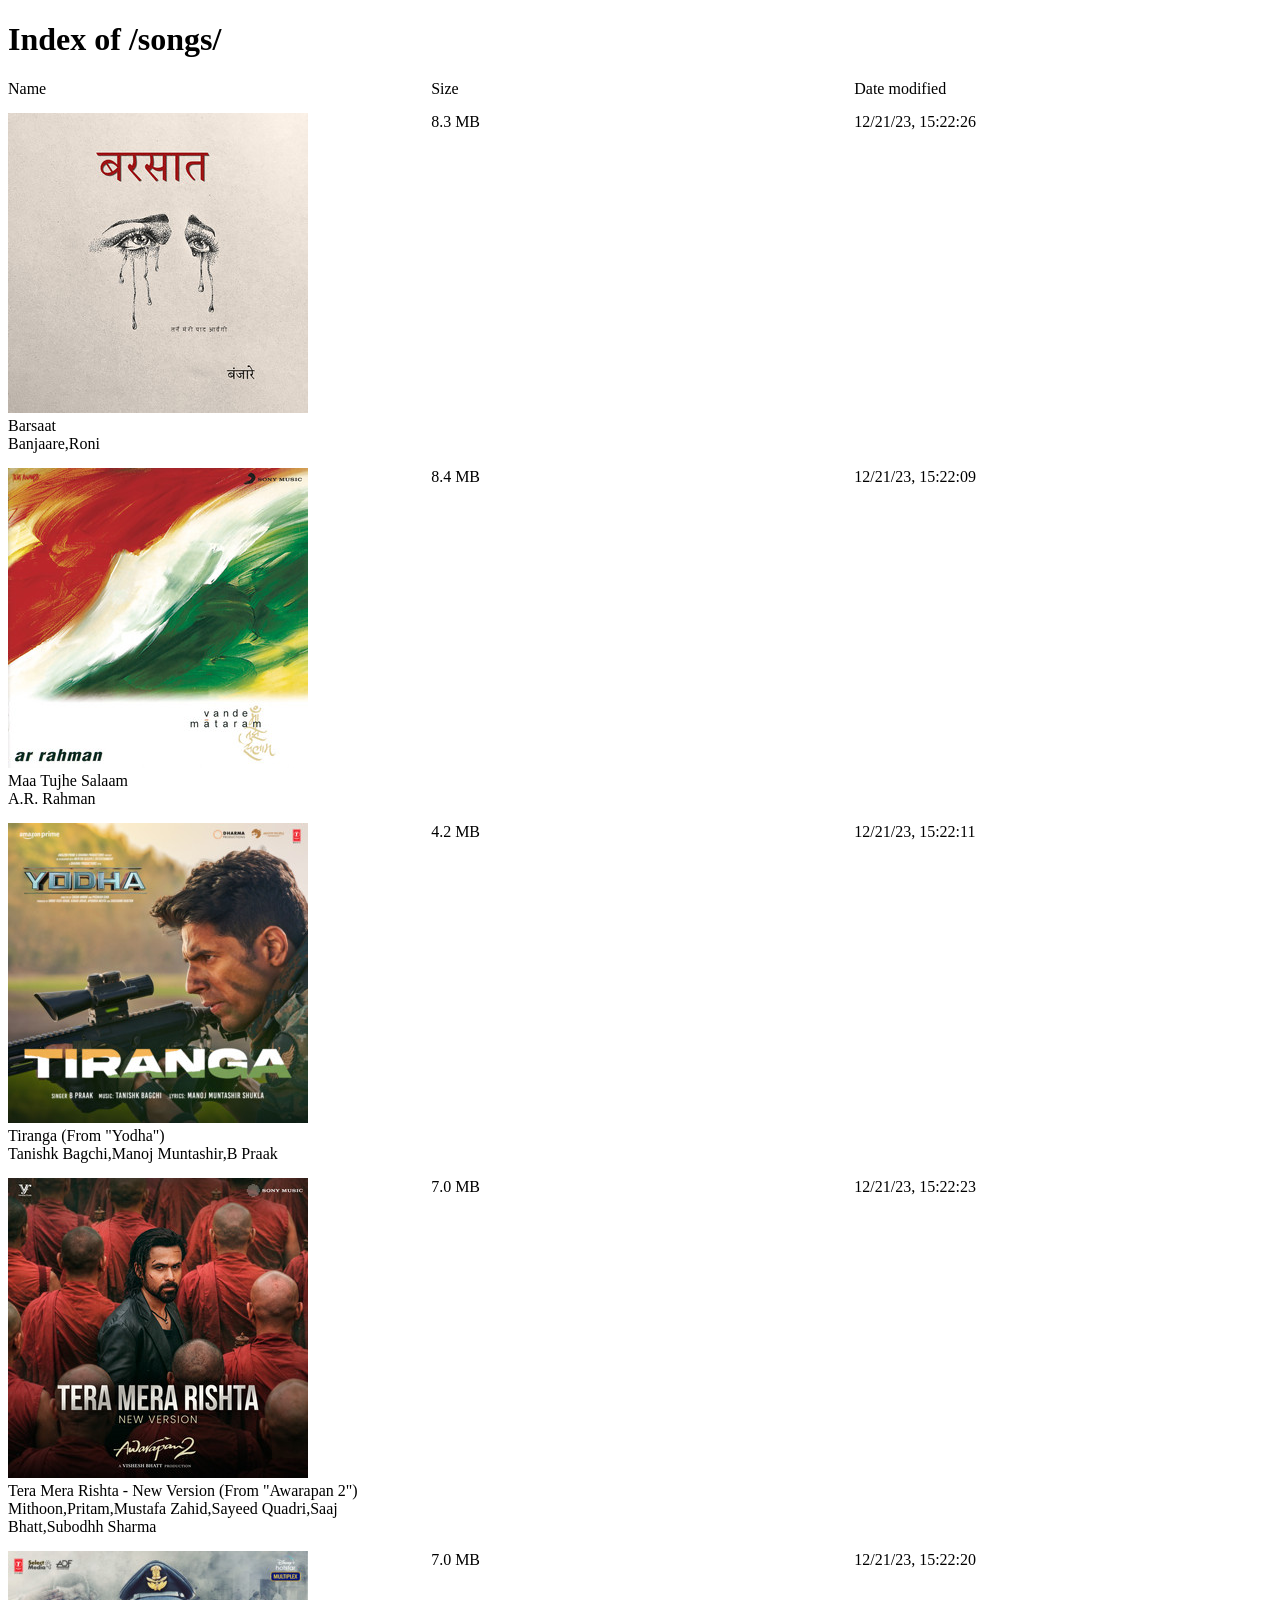
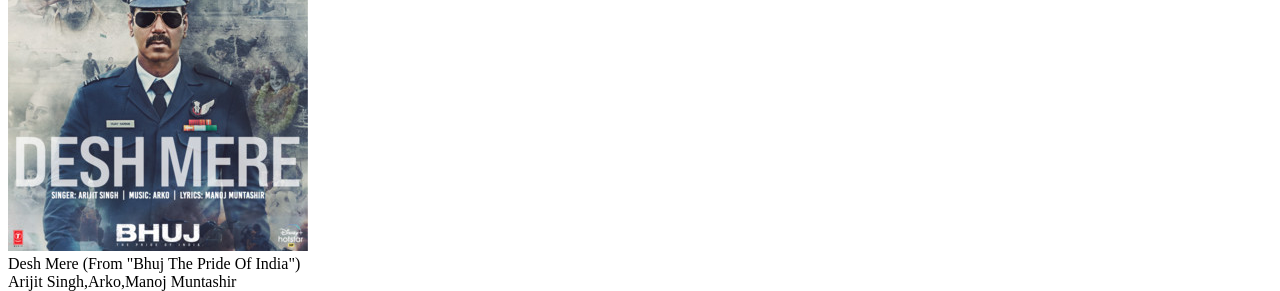
<file: spotify-clone/link.html>
<!DOCTYPE html>
<html lang="en">
<head>
    <meta charset="UTF-8">
    <meta name="viewport" content="width=device-width, initial-scale=1.0">
    <title>Document</title>
</head>
<body>
    <style>
        .box1{
            height: 50vh;
            width: 98vw;
            display: grid;
            grid-template-columns: 1fr 1fr 1fr;
            grid-template-rows: 1fr 1fr 1fr 1fr 1fr 1fr;
            gap: 15px;
        }
    </style>
    <h1> Index of /songs/</h1>
    <div class="box1">
        <div>Name</div>
        <div>Size</div>
        <div>Date modified</div>
               <div>
            <a href="Barsaat - Banjaare (Official Video) - Banjaare (128k).mp3"></a>
                <img  src="img1.jpg"/>
                <div class="song-title">Barsaat</div>
                <div class="author">Banjaare,Roni</div>
        </div>
        <div>8.3 MB</div>
        <div>12/21/23, 15:22:26</div>
        <div>
            <a href="Vande Mataram - A.R. Rahman Maa Tujhe Salaam Official Video Mehboob Bharat Bala - SonyMusicIndiaVEVO (128k).mp3"></a>
            <img src="img2.jpg"/>
            <div class="song-title">Maa Tujhe Salaam</div>
            <div class="author">A.R. Rahman</div>
        </div>
        <div>8.4 MB</div>
        <div>12/21/23, 15:22:09</div>
        <div>
            <a href="YODHA Tiranga (Full Video) Sidharth Malhotra, Raashii Khanna Tanishk Bagchi, B Praak Manoj M - T-Series (128k).mp3"></a>
            <img src="img3.jpg"/>
            <div class="song-title">Tiranga (From "Yodha")</div>
            <div class="author">Tanishk Bagchi,Manoj Muntashir,B Praak</div>
        </div>
        <div>4.2 MB</div>
        <div>12/21/23, 15:22:11</div>
        <div>
            <a href="Tera Mera Rishta - New Version Awarapan 2 Emraan, Disha Mithoon, Saaj, Sayeed, Mustafa - Sony Music India (128k).mp3" ></a>
            <img src="img4.jpg"/>
            <div class="song-title">Tera Mera Rishta - New Version (From "Awarapan 2") </div>
            <div class="author">Mithoon,Pritam,Mustafa Zahid,Sayeed Quadri,Saaj Bhatt,Subodhh Sharma</div>
        </div>
        <div>7.0 MB</div>
        <div>12/21/23, 15:22:23</div>
        <div>
            <a href="Arijit Singh DESH MERE Song Ajay D, Sanjay D, Ammy V Arko, Manoj M Bhuj The Pride Of India - T-Series (128k).mp3" ></a>
            <img src="img5.jpg"/>
            <div class="song-title">Desh Mere (From "Bhuj The Pride Of India")</div>
            <div class="author">Arijit Singh,Arko,Manoj Muntashir</div>
        </div>
        <div>7.0 MB</div>
        <div>12/21/23, 15:22:20</div>
    </div>
</body>
</html>
</file>
<file: style.css>
:root {
  --bg: #070708;
  --panel: rgba(17, 18, 21, .72);
  --panel-solid: #111216;
  --text: #f5f5f7;
  --muted: #a4a5ad;
  --line: rgba(255,255,255,.09);
  --red: #e50914;
  --red-bright: #ff2530;
  --green: #1ed760;
  --cyan: #20e8ff;
  --purple: #9b5cff;
  --shadow-red: 0 0 35px rgba(229,9,20,.20);
  --shadow-green: 0 0 35px rgba(30,215,96,.14);
  --radius: 22px;
}

* { box-sizing: border-box; margin: 0; padding: 0; }
html { scroll-behavior: smooth; }
body {
  min-height: 100vh;
  background:
    radial-gradient(circle at 8% 20%, rgba(229,9,20,.13), transparent 27%),
    radial-gradient(circle at 88% 72%, rgba(30,215,96,.08), transparent 25%),
    linear-gradient(145deg, #050506, #0a0a0d 45%, #050506);
  background-attachment: fixed;
  color: var(--text);
  font-family: Inter, system-ui, sans-serif;
  line-height: 1.6;
  overflow-x: hidden;
}

body::before {
  content: "";
  position: fixed;
  inset: 0;
  pointer-events: none;
  z-index: -1;
  opacity: .18;
  background-image: linear-gradient(rgba(255,255,255,.025) 1px, transparent 1px), linear-gradient(90deg, rgba(255,255,255,.025) 1px, transparent 1px);
  background-size: 55px 55px;
  mask-image: linear-gradient(to bottom, black, transparent 80%);
}

a { color: inherit; text-decoration: none; }
button { font: inherit; }
.ambient { position: fixed; border-radius: 50%; filter: blur(90px); pointer-events: none; z-index: -2; opacity: .28; }
.ambient-one { width: 240px; height: 240px; background: var(--red); left: -100px; top: 25%; animation: drift 9s ease-in-out infinite; }
.ambient-two { width: 280px; height: 280px; background: var(--green); right: -130px; bottom: 10%; animation: drift 12s ease-in-out infinite reverse; }
@keyframes drift { 50% { transform: translate(30px,-35px) scale(1.08); } }

.navbar {
  height: 76px; padding: 0 5vw; display: flex; align-items: center; justify-content: space-between;
  position: sticky; top: 0; z-index: 100; background: rgba(5,5,6,.72); backdrop-filter: blur(18px);
  border-bottom: 1px solid var(--line);
}
.brand { font-family: Orbitron, sans-serif; font-weight: 800; letter-spacing: 1px; display:flex; gap:10px; align-items:center; }
.brand span { display:grid; place-items:center; width:35px; height:35px; border-radius:9px; background:var(--red); box-shadow:0 0 22px rgba(229,9,20,.55); font-size:12px; }
.nav-links { display:flex; gap:8px; }
.nav-links a { color:#aaa; padding:9px 15px; border-radius:9px; font-size:14px; transition:.25s; }
.nav-links a:hover, .nav-links a.active { color:#fff; background:rgba(255,255,255,.07); }
.nav-links a.active { box-shadow: inset 0 -2px 0 var(--red); }
.menu-toggle { display:none; background:none; border:0; color:#fff; font-size:25px; }

.page-shell { width:min(1160px, 90vw); margin:auto; }
.hero { min-height:calc(100vh - 76px); display:grid; grid-template-columns:1.3fr .7fr; gap:70px; align-items:center; padding:80px 0; }
.eyebrow { color:#888a93; font-size:11px; font-weight:800; letter-spacing:2.5px; text-transform:uppercase; margin-bottom:14px; }
.pulse { display:inline-block; width:7px; height:7px; border-radius:50%; background:var(--green); box-shadow:0 0 14px var(--green); margin-right:8px; }
h1,h2,h3 { line-height:1.08; }
.hero h1 { font-family:Orbitron, sans-serif; font-size:clamp(48px,8vw,96px); letter-spacing:-4px; margin-bottom:24px; text-shadow:0 0 40px rgba(229,9,20,.15); }
h1 span, h2 span { color:var(--red-bright); }
.hero-text { max-width:650px; color:var(--muted); font-size:17px; }
.hero-text strong { color:#fff; }
.hero-actions { display:flex; gap:12px; margin:30px 0; flex-wrap:wrap; }
.btn { display:inline-flex; align-items:center; justify-content:center; gap:9px; padding:12px 20px; border-radius:10px; font-weight:700; font-size:13px; transition:.25s; }
.btn-primary { background:var(--red); box-shadow:0 0 25px rgba(229,9,20,.27); }
.btn-primary:hover { transform:translateY(-3px); box-shadow:0 0 35px rgba(229,9,20,.5); }
.btn-ghost { border:1px solid var(--line); background:rgba(255,255,255,.035); }
.btn-ghost:hover { background:rgba(255,255,255,.08); transform:translateY(-3px); }
.quick-stats { display:flex; gap:38px; }
.quick-stats strong { display:block; font:700 25px Orbitron; }
.quick-stats small { color:#777; font-size:11px; }
.glass { background:var(--panel); border:1px solid var(--line); backdrop-filter:blur(18px); box-shadow:0 20px 60px rgba(0,0,0,.32); }
.profile-card { padding:45px 28px; text-align:center; border-radius:var(--radius); position:relative; overflow:hidden; }
.profile-card::after { content:""; position:absolute; inset:-100px; background:radial-gradient(circle, rgba(229,9,20,.15), transparent 35%); pointer-events:none; }
.profile-ring { width:150px; height:150px; border:1px solid rgba(229,9,20,.6); border-radius:50%; margin:0 auto 22px; padding:9px; box-shadow:0 0 45px rgba(229,9,20,.25); }
.profile-initials { width:100%; height:100%; display:grid; place-items:center; border-radius:50%; background:linear-gradient(145deg,#1c1d22,#09090b); font:700 38px Orbitron; color:#fff; }
.status { font-size:11px; color:#aaa; display:inline-flex; align-items:center; gap:7px; margin-bottom:15px; }
.status i { width:7px;height:7px;border-radius:50%;background:var(--green);box-shadow:0 0 12px var(--green); }
.profile-card h2 { font-size:23px; margin-bottom:5px; position:relative; }
.profile-card > p { color:#777; font-size:13px; }
.mini-tags,.skill-pills,.tech-list,.tech-cloud { display:flex; gap:7px; flex-wrap:wrap; }
.mini-tags { justify-content:center; margin-top:18px; }
.mini-tags span,.skill-pills span,.tech-list span,.tech-cloud span { padding:6px 10px; border:1px solid var(--line); border-radius:99px; color:#aaa; font-size:11px; background:rgba(255,255,255,.025); }

.section { padding:90px 0; }
.section-heading { display:flex; justify-content:space-between; margin-bottom:28px; }
.section-heading h2 { font:700 clamp(28px,4vw,45px) Orbitron; letter-spacing:-1.5px; }
.feature-grid { display:grid; grid-template-columns:repeat(3,1fr); gap:16px; }
.feature-card { padding:28px; border-radius:18px; transition:.3s; }
.feature-card:hover,.stack-card:hover,.bio-card:hover { transform:translateY(-6px); border-color:rgba(255,255,255,.17); box-shadow:var(--shadow-red); }
.icon { width:42px;height:42px;display:grid;place-items:center;border-radius:11px;background:rgba(229,9,20,.11);color:var(--red-bright);font-size:21px;margin-bottom:20px; }
.feature-card h3 { margin-bottom:10px; font-size:19px; }
.feature-card p,.muted { color:var(--muted); font-size:14px; }
.large-copy { max-width:620px; font-size:16px; }
.split-section { display:grid; grid-template-columns:.9fr 1.1fr; gap:70px; align-items:center; }
.tech-cloud { justify-content:center; gap:10px; }
.tech-cloud span { padding:10px 14px; font-size:12px; transition:.25s; }
.tech-cloud span:nth-child(3n) { border-color:rgba(30,215,96,.25); box-shadow:var(--shadow-green); }
.tech-cloud span:hover { color:#fff; transform:scale(1.05); }

.inner-page { padding:80px 0 100px; }
.page-title { margin-bottom:55px; }
.page-title h1 { font:700 clamp(43px,7vw,76px) Orbitron; letter-spacing:-3px; margin-bottom:15px; }
.page-title > p:last-child { color:var(--muted); max-width:680px; }

.resume-layout { display:grid; grid-template-columns:280px 1fr; gap:22px; align-items:start; }
.resume-sidebar { border-radius:20px; padding:26px; position:sticky; top:98px; }
.resume-avatar { width:74px;height:74px;display:grid;place-items:center;border-radius:18px;background:linear-gradient(145deg,var(--red),#520006);font:700 20px Orbitron;box-shadow:0 0 30px rgba(229,9,20,.25);margin-bottom:18px; }
.resume-sidebar h2 { font-size:20px; }
.accent-text { color:var(--red-bright); font-size:12px; margin:5px 0 22px; }
.contact-list { display:grid; gap:11px; color:#999; font-size:12px; overflow-wrap:anywhere; }
.placeholder { color:#777; }
.resume-divider { height:1px;background:var(--line);margin:24px 0; }
.resume-sidebar h3 { font-size:13px;margin-bottom:12px; }
.resume-content { display:grid; gap:16px; }
.resume-block { padding:30px; border-radius:20px; }
.resume-block h2 { font-size:24px; margin-bottom:14px; }
.resume-block p { color:#aaa; font-size:14px; }
.timeline-row { display:flex; justify-content:space-between; gap:20px; margin-bottom:3px; }
.timeline-row strong { font-size:14px; }
.timeline-row span { color:var(--red-bright); font-size:11px; }
.project-stack { color:var(--green)!important; font-size:12px!important; margin-bottom:15px; }
.clean-list { padding-left:18px; color:#aaa; font-size:14px; display:grid; gap:9px; }
.skill-groups { display:grid; grid-template-columns:1fr 1fr; gap:18px; }
.skill-groups h4 { color:#fff; margin-bottom:4px; font-size:13px; }
.skill-groups p { font-size:12px; }
.course-grid { display:grid; grid-template-columns:repeat(2,1fr); gap:9px; }
.course-grid span { border-left:2px solid var(--red); padding:8px 12px; color:#aaa; background:rgba(255,255,255,.025); font-size:12px; }

.biodata-grid { display:grid; grid-template-columns:1fr 1fr; gap:17px; }
.bio-card { padding:30px; border-radius:20px; position:relative; overflow:hidden; transition:.3s; }
.bio-number { position:absolute; right:20px; top:18px; color:rgba(255,255,255,.08); font:700 50px Orbitron; }
.bio-card h2 { font-size:22px; margin-bottom:23px; }
.data-table { display:grid; gap:0; }
.data-table div { display:flex; justify-content:space-between; gap:20px; padding:12px 0; border-bottom:1px solid var(--line); }
.data-table div:last-child { border-bottom:0; }
.data-table span { color:#777; font-size:12px; }
.data-table strong { text-align:right; font-size:12px; max-width:65%; }
.quote-panel { margin-top:17px; padding:42px; border-radius:20px; text-align:center; }
.quote-panel blockquote { font:600 clamp(22px,4vw,38px) Orbitron; max-width:850px; margin:0 auto 15px; letter-spacing:-1px; }

.project-feature { display:grid; grid-template-columns:.85fr 1.15fr; gap:0; border-radius:22px; overflow:hidden; }
.project-visual { min-height:420px; display:grid; place-items:center; position:relative; background:radial-gradient(circle at center, rgba(229,9,20,.25), transparent 48%),#0b0b0e; overflow:hidden; }
.visual-grid { position:absolute; inset:0; background-image:linear-gradient(rgba(255,255,255,.045) 1px,transparent 1px),linear-gradient(90deg,rgba(255,255,255,.045) 1px,transparent 1px); background-size:35px 35px; transform:perspective(300px) rotateX(55deg) scale(1.7); transform-origin:center bottom; opacity:.5; }
.visual-logo { z-index:1; font:800 48px Orbitron; text-shadow:0 0 30px rgba(229,9,20,.7); }
.visual-logo span { color:var(--red); }
.project-info { padding:48px; display:flex; flex-direction:column; justify-content:center; }
.project-info h2 { font:700 clamp(28px,4vw,47px) Orbitron; letter-spacing:-2px; margin-bottom:18px; }
.project-info p:not(.eyebrow) { color:#aaa; font-size:14px; max-width:600px; }
.tech-list { margin:25px 0 30px; }
.project-info .btn { align-self:flex-start; }
.stack-grid { display:grid; grid-template-columns:repeat(4,1fr); gap:15px; }
.stack-card { padding:25px; border-radius:18px; transition:.3s; }
.stack-card b { color:var(--red); font:700 11px Orbitron; }
.stack-card h3 { margin:25px 0 13px; font-size:19px; }
.stack-card p { color:#999; font-size:13px; line-height:2; }

.footer { width:90vw; max-width:1160px; margin:auto; padding:25px 0 35px; display:flex; justify-content:space-between; color:#555; font-size:10px; letter-spacing:1px; border-top:1px solid var(--line); }

.reveal { opacity:0; transform:translateY(20px); transition:opacity .65s ease,transform .65s ease; }
.reveal.visible { opacity:1; transform:none; }

@media (max-width: 850px) {
  .menu-toggle { display:block; }
  .nav-links { display:none; position:absolute; left:5vw; right:5vw; top:70px; padding:10px; background:#101115; border:1px solid var(--line); border-radius:14px; flex-direction:column; }
  .nav-links.open { display:flex; }
  .hero,.split-section,.project-feature { grid-template-columns:1fr; }
  .hero { padding-top:55px; gap:40px; }
  .profile-card { max-width:420px; margin:auto; width:100%; }
  .feature-grid,.stack-grid { grid-template-columns:1fr 1fr; }
  .resume-layout { grid-template-columns:1fr; }
  .resume-sidebar { position:static; }
}
@media (max-width: 600px) {
  .page-shell { width:88vw; }
  .navbar { padding:0 6vw; }
  .hero h1 { font-size:52px; letter-spacing:-2px; }
  .feature-grid,.biodata-grid,.skill-groups,.course-grid,.stack-grid { grid-template-columns:1fr; }
  .section { padding:65px 0; }
  .inner-page { padding-top:55px; }
  .project-visual { min-height:280px; }
  .project-info { padding:30px 24px; }
  .resume-block { padding:23px; }
  .data-table div { flex-direction:column; gap:4px; }
  .data-table strong { max-width:100%; text-align:left; }
  .footer { flex-direction:column; gap:8px; }
}
</file>
<file: spotify-clone/spotify.css>
*{
    padding: 0px;
    margin: 0px;
}
body{
    background-color: black;
}
nav{
    position: relative;
}
nav img{
    height: 32px;
    width: 32px;
    margin: 18px 25px;
}
.home {
    height: 50px;
    width: 50px;
    margin: 9px -1px;
}
.box1{
    position: absolute;
    height: 8.5vh;
    width: 37vw;
    top: 8px;
    border-radius: 45px;
}
.search{
    position: absolute;
    top: -20px;
    left: -60px;
    filter: invert(0.6);
    height: 25px;
    width: 25px;
}
.box1:hover .search{
    z-index: 2;
    filter:  brightness(0) invert(1); 
}
.box1:hover .browse{}
.browse{
    position: absolute;
    top: -20px;
    left: 380px;
    height: 25px;
    width: 25px;
}
.box2{
    position: absolute;
    top: 14px;
    left: 55px;
}
div input{
    background-color: rgb(34, 33, 33);
    font-family: 'Segoe UI', Tahoma, Geneva, Verdana, sans-serif;
    color: white;
    border-radius: 45px;
    position: absolute;
    left: -50px;
    top: -14px;
    height: 8vh;
    width: 30vw;
    line-height: 45px;
    padding: 0px 55px;
    overflow: hidden;
    font-size: 15.5px;
    font-weight: 500;
    border:  solid black;
}
input::placeholder {
    color: rgb(176, 175, 175);
    font-family: 'Segoe UI', Tahoma, Geneva, Verdana, sans-serif;
}
input:hover {
    background-color: #272727;
    border: 0.5px solid rgb(99, 98, 98);
}
.box3{
    display: flex;
    position: absolute;
    left: 564px;
    top: 13px;
    gap: 12px;
    font-family: 'Segoe UI', Tahoma, Geneva, Verdana, sans-serif;
    font-weight: bold;
    transition: transform 1s ease-in-out;
}
.box3 a,
.box3 a:visited,
.box3 a:active{
  color: rgb(165, 165, 165);
  text-decoration: none;
}
.box3 a:hover{
    transform: scale(1.1);
    z-index: 2;
    color: white;
}
.box4{
    width: 1px;
    height: 27px;
    background-color: white;
    position: absolute;
    left: 955px;
    top: 20px;
}
.box5{
   position: absolute;
   left: 970px;
   top: 18px; 
}
.box5 img{
   padding: 0;
   margin: 0;
   width: 130px;
   height: 37px;
}
.box5 a:hover img{
    transform: scale(1.1);
    z-index: 2;  
}
.box6{
    display: flex;
    position: absolute;
    left: 1105px;
    top: 25px;
    font-family: 'Segoe UI', Tahoma, Geneva, Verdana, sans-serif;
    font-weight: bold;
    font-size: 15px;
    transition: transform 1s ease-in-out;
}
.box6 a,
.box6 a:visited,
.box6 a:active{
  color: rgb(165, 165, 165);
  text-decoration: none;
}
.box6 a:hover{
    transform: scale(1.1);
    z-index: 2;
    color: white;
}
.box7{
    height: 45px;
    width: 97px;
    color: black;
    background-color: white;
    display: flex;
    justify-content: center;
    align-items: center;
    position: absolute;
    left: 1175px;
    top: 10px;
    font-family: 'Segoe UI', Tahoma, Geneva, Verdana, sans-serif;
    font-weight: bold;
    font-size: 15px;
    transition: transform 0.25s ease-in-out;
    border-radius: 40px;
}
.box7 a,
.box7 a:visited,
.box7 a:active{
  color: rgb(6, 6, 6);
  text-decoration: none;
}
.box7:hover{
    transform: scale(1.1);
    z-index: 2;
    color: rgb(6, 6, 6);
}
.box8{
    position: absolute;
    top: 63px;
    left: 10px;
    background-color: rgb(18, 18, 18);
    height: 76vh;
    width: 21.5vw;
    border-radius: 10px;
}
.box9{
    position: absolute;
    top: 20px;
    left: 20px;
    height: 70px;
    width: 21.5vw;
    border-radius: 10px;
    color: rgb(237, 235, 235);
    font-family: 'Segoe UI', Tahoma, Geneva, Verdana, sans-serif;
    font-weight: bold;
}
.box10{
    position: absolute;
    top: 89px;
    left: 7px;
    height: 25vh;
    width: 20vw;
    border-radius: 10px;
    color: white;
    background-color: black;
}
.box15::-webkit-scrollbar {
    width: 0px;
}
.box15:hover::-webkit-scrollbar {
    width: 10px;
}
.box15::-webkit-scrollbar-track {
    background-color: transparent;
}
.box15::-webkit-scrollbar-thumb {
    background: #5a5a5a;
}
.box15::-webkit-scrollbar-thumb:hover {
    background: #8a8a8a;
}
.box15{
    position: relative;
    top: -1px;
    height: 27vh;
    width: 100%;
    border-radius: 15px;
    color: white;
    background-color: rgb(30, 30, 30);
    box-sizing: border-box;
    overflow-y: auto;
    overflow-x: hidden;
}
.box11{
    padding:15px 17px ;
    color: rgb(237, 235, 235);
    font-family: 'Segoe UI', Tahoma, Geneva, Verdana, sans-serif;
    font-weight: bold;
}
.box12{
    padding:15px 9px ;
    margin: -23px 10px;
    font-family: 'Segoe UI', Tahoma, Geneva, Verdana, sans-serif;
    font-size: 14px;
    font-weight: bold;
    color: rgb(208, 207, 207);
}
.box13{
    position: absolute;
    left: 18px;
    top: 81px;
    display: flex;
    justify-content: center;
    align-items: center;
    color: black;
    background-color: white;
    width: 130px;
    height: 34px;
    border-radius: 20px;
    font-weight: bold;
    font-family: 'Segoe UI', Tahoma, Geneva, Verdana, sans-serif;
    font-size: 14px;
    transition: transform 0.25s ease-in-out;
}
.box13:hover{
    transform: scale(1.1);
    z-index: 2;
    color: black;
}
.box13 a,
.box13 a:visited,
.box13 a:active{
  text-decoration: none;
  color: black;
}
.box14{
    position: absolute;
    top: 160px;
    left: 1px;
    height: 23vh;
    width: 100%;
    border-radius: 15px;
    color: white;
    background-color: rgb(30, 30, 30);
}
.box16{
    position: absolute;
    top: 130px;
    left: 1px;
    height: 23vh;
    width: 100%;
    background-color:rgb(17, 16, 16);
}
.box17{
    position: absolute;
    top: 350px;
    left: 1px;
    height: 30px;
    width: 100%;
    background-color:rgb(17, 16, 16);
}
.box18{
    position: absolute;
    left: 18px;
    top: 123px;
    display: flex;
    justify-content: center;
    align-items: center;
    color: black;
    background-color: white;
    width: 130px;
    height: 34px;
    border-radius: 20px;
    font-weight: bold;
    font-family: 'Segoe UI', Tahoma, Geneva, Verdana, sans-serif;
    font-size: 14px;
    transition: transform 0.25s ease-in-out;
}
.box18:hover{
    transform: scale(1.1);
    z-index: 2;
    color: black;
}
.box18 a,
.box18 a:visited,
.box18 a:active{
  text-decoration: none;
  color: black;
}
.box19{
    position: absolute;
    top:255px ;
    left: 26px;
    height: 23vh;
    width: 18vw;
}
.box20{
    display: flex;
    gap: 15.5px;
    height: 26px;
    color: rgb(190, 186, 186);
    font-family: 'Segoe UI', Tahoma, Geneva, Verdana, sans-serif;
    font-size: 12.3px;
}
.box20 a,
.box20 a:visited,
.box20 a:active{
  color: rgb(165, 165, 165);
  text-decoration: none;
}
.box20 a:hover{
    color: white;
}
.box21{
    position: absolute;
    top: 335px;
    left:26px;
    font-family: 'Segoe UI', Tahoma, Geneva, Verdana, sans-serif;
    font-size: 12.3px;
    font-weight: 900px;
}
.box21 a,
.box21 a:visited,
.box21 a:active{
  color: white;
  text-decoration: none;
}
.box21 a:hover{
    color: white;
    text-decoration: underline;
}
.box22{
    position: absolute;
    left: 24px;
    top: 385px;
    display: flex;
    align-items: center;
    color: white;
    background-color: rgb(18, 18, 18);
    border-radius: 20px;
    width: 92px;
    height: 30px;
    font-weight: bolder;
    font-family: 'Segoe UI', Tahoma, Geneva, Verdana, sans-serif;
    font-size: 14px;
    border:1.25px solid rgb(142, 141, 141);
    transition: transform 0.25s ease-in-out;
}
.box22:hover{
    transform: scale(1.1);
    z-index: 2;
    color: white;
    border:1.25px solid white;
}
.box22 a,
.box22 a:visited,
.box22 a:active{
  text-decoration: none;
  color: white;
}
.globe{
    filter: invert(1);
    height: 16px;
    width: 16px;
    position: absolute;
    top: 6px;
    left: 8px;
}
.Eng{
   position: absolute;
   top: 4px;
   left: 29px; 
}
.box23{
    position: absolute;
    top: 63px;
    left: 22.9vw;
    height: 76vh;
    width: 73vw;
    border-radius: 10px;
    overflow-y: auto;
}
.box23::-webkit-scrollbar {
    width: 0px;
}
.box23:hover::-webkit-scrollbar {
    width: 12px;
}
.box23::-webkit-scrollbar-track {
    background-color: transparent;
}
.box23::-webkit-scrollbar-thumb {
    background: #5a5a5a;
}
.box23::-webkit-scrollbar-thumb:hover {
    background: #8a8a8a;
}
.box24{
    position: absolute;
    top: 0px;
    left: -0.1vw;
    background: linear-gradient(to bottom, 
        #242424 0%,
        #181818 7%,
        #121212 100%);
    height: 352vh;
    width: 72vw;
    border-radius: 10px;
}
.box25{
    padding: 23px 37px;
    color: white;
    font-family: 'Segoe UI', Tahoma, Geneva, Verdana, sans-serif;
    font-size: 23px;
    font-weight: bold;
}
.box25 a:hover{
    text-decoration: underline;
}
.box25 a,
.box25 a:visited,
.box25 a:active{
  color: white;
  text-decoration: none;
}
.box26{
    position: absolute;
    top:30px ;
    right: 40px;
    font-family: 'Segoe UI', Tahoma, Geneva, Verdana, sans-serif;
    font-size: 14px;
    font-weight: bolder;
}
.box26 a:hover{
    text-decoration: underline;
    text-decoration-color:white;
}
.box26 a,
.box26 a:visited,
.box26 a:active{
  color: rgb(168, 166, 166);
  text-decoration: none;
}
.box27{
    position: absolute;
    display: flex;
    top: 63px;
    right: 0px;
    background-color: black;
    height: 76vh;
    width: 3.5vw;
    border-radius: 10px;
    transition: width 0.125s ease;
}
.box27:hover{
    width: 70px;
    z-index: 2;
}
.box28{
    position: absolute;
    display: flex;
    top: -1px;
    right: 0px;
    background-color: rgb(18,18,18);
    height: 76vh;
    width: 3vw;
    border-radius: 10px;
    transition: width 3.5s ease;
    overflow-x: hidden;
    transition: width 0.4s ease-in-out;
}
.box28:hover{
    width: 60px;
    z-index: 2;
}
.arr{
    padding: 210px 7px;
    height: 22px;
    width: 22px;
    filter: invert(0.35);
    transform: translateX(0);
    transition: transform 0.4s ease-in-out;
}
.box28:hover .arr {
    left: 20px;
    transform: translateX(15px);
    filter: invert(0);
}
.box29{
    display: flex;
    padding: 0px 26px;
    height: 52vh;
    width: 68vw;
    gap: 10px;
}
.box29 img{
    width: 150px;
    height: 155px;
    border-radius: 10px;
    margin: 8px;
}
.box30{
    height: 80%;
    width: 17vw;
    border-radius: 10px;
}
.box30:hover{
    background-color: #1f1e1e;  
}
.box34{
    height: 97%;
    width: 17vw;
    border-radius: 10px;
}
.box34:hover{
    background-color: #1f1e1e;
}
.box31{
    height: 2vw;
    width: 12vw;
    color: white;
    font-family: 'Segoe UI', Tahoma, Geneva, Verdana, sans-serif;
    font-weight: 500;
    font-size: 16px;
    margin: 0px 9px;
}
.box31 a,
.box31 a:visited,
.box31 a:active{
  color: white;
  text-decoration: none;
}
.box31 a:hover{
    text-decoration: underline;
}
.box32{
    height: 1.75vw;
    width: 11vw;
    color: rgb(153, 152, 152);
    font-family: 'Segoe UI', Tahoma, Geneva, Verdana, sans-serif;
    font-weight: 490;
    font-size: 13px;
    margin: 0px 9px;
}
.box32 a,
.box32 a:visited,
.box32 a:active{
  color: rgb(153, 152, 152);
  text-decoration: none;
}
.box32 a:hover{
    text-decoration: underline;
}
.box33{
    height: 1.75vw;
    width: 11vw;
    color: rgb(153, 152, 152);
    font-family: 'Segoe UI', Tahoma, Geneva, Verdana, sans-serif;
    font-weight: 490;
    font-size: 13.5px;
    margin: 26px 7px;
}
.box33 a,
.box33 a:visited,
.box33 a:active{
  color: rgb(153, 152, 152);
  text-decoration: none;
}
.box33 a:hover{
    text-decoration: underline;
}
.box35{
    position: relative;
    padding: 10px 0px;
    left: 40px;
    width: 30vw;
    color: white;
    font-family: 'Segoe UI', Tahoma, Geneva, Verdana, sans-serif;
    font-size: 23px;
    font-weight: bold;
}
.box35 a:hover{
    text-decoration: underline;
}
.box35 a,
.box35 a:visited,
.box35 a:active{
  color: white;
  text-decoration: none;
}
.box36{
    height: 80%;
    width: 14vw;
    border-radius: 10px;
}
.box36 img{
    width: 150px;
    height: 155px;
    border-radius: 100px;
    margin: 8px;
}
.box36:hover{
    background-color: #1f1e1e;  
}
.box37{
    height: 1.75vw;
    width: 10vw;
    color: rgb(153, 152, 152);
    font-family: 'Segoe UI', Tahoma, Geneva, Verdana, sans-serif;
    font-weight: 490;
    font-size: 13px;
    margin: 0px 9px;
}
.box37 a,
.box37 a:visited,
.box37 a:active{
  color: rgb(153, 152, 152);
  text-decoration: none;
}
.box38{
    position: absolute;
    top:400px ;
    right: 40px;
    font-family: 'Segoe UI', Tahoma, Geneva, Verdana, sans-serif;
    font-size: 14px;
    font-weight: bolder;
}
.box38 a:hover{
    text-decoration: underline;
    text-decoration-color:white;
}
.box38 a,
.box38 a:visited,
.box38 a:active{
  color: rgb(168, 166, 166);
  text-decoration: none;
}
.box39{
    position: relative;
    top: -30px;
    left: 40px;
    width: 30vw;
    color: white;
    font-family: 'Segoe UI', Tahoma, Geneva, Verdana, sans-serif;
    font-size: 23px;
    font-weight: bold;
}
.box39 a:hover{
    text-decoration: underline;
}
.box39 a,
.box39 a:visited,
.box39 a:active{
  color: white;
  text-decoration: none;
}
.box40{
    height: 90%;
    width: 17vw;
    border-radius: 10px;
}
.box40:hover{
    background-color: #1f1e1e;
}
.box41{
    position: absolute;
    top:730px ;
    right: 40px;
    font-family: 'Segoe UI', Tahoma, Geneva, Verdana, sans-serif;
    font-size: 14px;
    font-weight: bolder;
}
.box41 a:hover{
    text-decoration: underline;
    text-decoration-color:white;
}
.box41 a,
.box41 a:visited,
.box41 a:active{
  color: rgb(168, 166, 166);
  text-decoration: none;
}
.box42{
    height: 80%;
    width: 14vw;
    border-radius: 10px;
}
.box42:hover{
    background-color: #1f1e1e;  
}
.box43{
    position: absolute;
    top:1110px ;
    right: 40px;
    font-family: 'Segoe UI', Tahoma, Geneva, Verdana, sans-serif;
    font-size: 14px;
    font-weight: bolder;
}
.box43 a:hover{
    text-decoration: underline;
    text-decoration-color:white;
}
.box43 a,
.box43 a:visited,
.box43 a:active{
  color: rgb(168, 166, 166);
  text-decoration: none;
}
.box44{
    position: absolute;
    top:1470px ;
    right: 40px;
    font-family: 'Segoe UI', Tahoma, Geneva, Verdana, sans-serif;
    font-size: 14px;
    font-weight: bolder;
}
.box44 a:hover{
    text-decoration: underline;
    text-decoration-color:white;
}
.box44 a,
.box44 a:visited,
.box44 a:active{
  color: rgb(168, 166, 166);
  text-decoration: none;
}
.box45{
    height: 80%;
    width: 14vw;
    border-radius: 10px;
}
.box45:hover{
    background-color: #1f1e1e;  
}
.box45 img{
 padding: 0px 8px;
}
.box46{
    height: 1.75vw;
    width: 10vw;
    color: rgb(153, 152, 152);
    font-family: 'Segoe UI', Tahoma, Geneva, Verdana, sans-serif;
    font-weight: 490;
    font-size: 13px;
    padding: 0px 17px;
}
.box46 a,
.box46 a:visited,
.box46 a:active{
  color: rgb(153, 152, 152);
  text-decoration: none;
}
.box47{
    position: absolute;
    top: 1730px;
    right: 35px;
    height: 1px;
    width: 67vw;
    background-color: #282828;
}
.box48{
    position: absolute;
    top: 2000px;
    right: 35px;
    height: 1px;
    width: 67vw;
    background-color: #282828;
}
.box49{
    position: absolute;
    top: 1795px;
    right: 205px;
    height: 30vh;
    width: 54vw;
    display: grid;
    grid-template-columns: 1fr 1fr 1fr 1fr;
    grid-template-rows: 1fr 1fr 1fr 1fr 1fr 1fr;
    row-gap: 4px;
}
.box50{
    color: rgb(237, 235, 235);
    font-family: 'Segoe UI', Tahoma, Geneva, Verdana, sans-serif;
    font-weight: bold;
    font-size: 16px;
}
.box51{
    font-family: 'Segoe UI', Tahoma, Geneva, Verdana, sans-serif;
    font-weight: 490;
    font-size: 16.5px;
}
.box51 a,
.box51 a:visited,
.box51 a:active{
  color: rgb(185, 184, 184);
  text-decoration: none;
}
.box51 a:hover{
    color: white;
}
.box52{
    position: absolute;
    top:2040px ;
    right: 30px;
    font-family: 'Segoe UI', Tahoma, Geneva, Verdana, sans-serif;
    font-size: 14.3px;
    font-weight: 500;
    color: rgb(175, 171, 171);
}
.box53{
    position:absolute;
    top: 1790px;
    right: 130px;
    height: 40px;
    width: 40px;
    background-color: rgb(40, 39, 39);
    border-radius: 100px;
}
.box53 img{
   padding: 10px 10px;
   height: 20px;
   width: 20px;
   filter: invert(1);
}
.box53:hover{
    background-color: rgb(144, 142, 142);
    text-decoration: none;
}
.box54{
    position:absolute;
    top: 1790px;
    right: 27px;
    height: 40px;
    width: 40px;
    background-color: rgb(40, 39, 39);
    border-radius: 100px;
}
.box54:hover{
    background-color: rgb(144, 142, 142);
    text-decoration: none;
}
.box55{
    position:relative;
    top: 12px;
    right: -12px;
    height: 17px;
    width: 17px;
    background-color:white;
    border-radius: 100px;
}
.box55 img{
   padding: 2px 1px;
   height: 16px;
   width: 16px;
}
.box56{
    position:absolute;
    top: 1790px;
    right: 77px;
    height: 40px;
    width: 40px;
    background-color: rgb(40, 39, 39);
    border-radius: 100px;
}
.box56 img{
   padding: 10px 10px;
   height: 18px;
   width: 18px;
   filter: invert(1);
}
.box56:hover{
    background-color: rgb(144, 142, 142);
    text-decoration: none;
}
.box57{
    width: 0.5px;
    height: 27px;
    background-color: rgb(176, 175, 175);
    position: absolute;
    left: 390px;
    top: -2px;
}
.box58{
    width: 98.5vw;
    height: 11vh;
    background: linear-gradient(to right,rgb(180, 56, 135) ,rgb(77, 137, 233) ) ;
    position: absolute;
    top: 525px;
    right: 10px;
    border-radius: 10px;
} 
.box59{
    padding: 12px 15px 2px 16px;
    color: rgb(237, 235, 235);
    font-family: 'Segoe UI', Tahoma, Geneva, Verdana, sans-serif;
    font-weight: 700;
    font-size: 14px;
}
.box60{
    padding: 0px 0px 0px 16px;
    color: rgb(237, 235, 235);
    font-family: 'Segoe UI', Tahoma, Geneva, Verdana, sans-serif;
    font-size: 16px;
    font-weight: 470;
}
.box61{
    height: 48.5px;
    width: 152px;
    color: black;
    background-color: white;
    display: flex;
    justify-content: center;
    align-items: center;
    position: absolute;
    left: 1085px;
    top: 10px;
    font-family: 'Segoe UI', Tahoma, Geneva, Verdana, sans-serif;
    font-weight: bold;
    font-size: 16px;
    transition: transform 0.25s ease-in-out;
    border-radius: 40px;
}
.box61 a,
.box61 a:visited,
.box61 a:active{
  color: rgb(6, 6, 6);
  text-decoration: none;
}
.box61:hover{
    transform: scale(1.1);
    z-index: 2;
    color: rgb(6, 6, 6);
}
.pay1{
    position: absolute;
    display: flex;
    justify-content: center;
    align-items: center;
    left: 133px;
    top: 190px;
    height: 47px;
    width: 47px;
    border-radius: 100px;
    background-color: rgb(61, 172, 72);
    transform: translateY(15px);
    transition: transform 0.125s ease-in, opacity 0.125s ;
    opacity: 0;
}
.box30:hover .pay1{
    position: absolute;
    transform: translateY(0);
    z-index: 2;
    opacity: 1;
}
.pay1 img{
    height: 20px;
    width: 20px;
}
.pay2{
    position: absolute;
    display: flex;
    justify-content: center;
    align-items: center;
    left: 313px;
    top: 190px;
    height: 47px;
    width: 47px;
    border-radius: 100px;
    background-color: rgb(61, 172, 72);
    transform: translateY(15px);
    transition: transform 0.125s ease-in, opacity 0.125s ;
    opacity: 0;
}
.box30:hover .pay2{
    position: absolute;
    transform: translateY(0);
    z-index: 2;
    opacity: 1;
}
.pay2 img{
    height: 20px;
    width: 20px;
}
.pay3{
    position: absolute;
    display: flex;
    justify-content: center;
    align-items: center;
    left: 495px;
    top: 190px;
    height: 47px;
    width: 47px;
    border-radius: 100px;
    background-color: rgb(61, 172, 72);
    transform: translateY(15px);
    transition: transform 0.125s ease-in, opacity 0.125s ;
    opacity: 0;
}
.box34:hover .pay3{
    position: absolute;
    transform: translateY(0);
    z-index: 2;
    opacity: 1;
}
.pay3 img{
    height: 20px;
    width: 20px;
}
.pay4{
    position: absolute;
    display: flex;
    justify-content: center;
    align-items: center;
    left: 675px;
    top: 190px;
    height: 47px;
    width: 47px;
    border-radius: 100px;
    background-color: rgb(61, 172, 72);
    transform: translateY(15px);
    transition: transform 0.125s ease-in, opacity 0.125s ;
    opacity: 0;
}
.box34:hover .pay4{
    position: absolute;
    transform: translateY(0);
    z-index: 2;
    opacity: 1;
}
.pay4 img{
    height: 20px;
    width: 20px;
}
.pay5{
    position: absolute;
    display: flex;
    justify-content: center;
    align-items: center;
    left: 860px;
    top: 190px;
    height: 47px;
    width: 47px;
    border-radius: 100px;
    background-color: rgb(61, 172, 72);
    transform: translateY(15px);
    transition: transform 0.125s ease-in, opacity 0.125s ;
    opacity: 0;
}
.box34:hover .pay5{
    position: absolute;
    transform: translateY(0);
    z-index: 2;
    opacity: 1;
}
.pay5 img{
    height: 20px;
    width: 20px;
}
.box62{
    width: 98.5vw;
    height: 11vh;
    background-color: black;
    position: absolute;
    top: 525px;
    right: 10px;
    border-radius: 10px;
    display: none;
} 
.box63{
    height: 60px;
    width: 60px;
    border-radius: 4px;
    padding: 0px 9px;
} 
.box64 {
    margin: 12px 19px 7px 9px;
    color: white;
    width: 550px;
    font-family: 'Segoe UI', Tahoma, Geneva, Verdana, sans-serif;
    font-weight: 500;
    font-size: 16px;
}
.box64:hover{
   text-decoration: underline;
}
.box66 {
    margin: -7px 50px 50px 9px;
    width: 550px;
    color: rgb(153, 152, 152);
    font-family: 'Segoe UI', Tahoma, Geneva, Verdana, sans-serif;
    font-weight: 490;
    font-size: 14px;
}
.box66:hover{
   text-decoration: underline;
}
.box73 {
    margin: 0px 0px 0px 111px;
    height: 5vh;
    width: 15vw;
}
.box67 {
    position: absolute;
    top: 220px ;
    right: 80px;
    height: 30px;
    width: 30px;
    border-radius: 100px;
    background-color: rgb(42, 39, 39);
    display: flex;
    justify-content: center;
    align-items: center;
    opacity: 0;
    transition: opacity 0.125s ease-in;
}
.box67:hover {
    opacity: 1;
    z-index: 2;
}
.eft{
    height: 22px;
    width: 22px;
    filter: invert(0);
    transform: rotate(180deg);
}
.box68 {
    position: absolute;
    top: 220px ;
    left: 340px;
    height: 30px;
    width: 30px;
    border-radius: 100px;
    background-color: rgb(42, 39, 39);
    display: flex;
    justify-content: center;
    align-items: center;
    opacity: 0;
    transition: opacity 0.125s ease-in;
}
.box68:hover {
    opacity: 1;
    z-index: 2;
}
.right{
    height: 22px;
    width: 22px;
    filter: invert(0);
}
.box70{
    position: absolute;
    display: flex;
    justify-content: center;
    align-items: center;
    left: 700px;
    top: -10px;
    height: 47px;
    width: 47px;
    border-radius: 100px;
    background-color: rgb(248, 251, 249);
    transform: translateY(15px);
    transition: transform 0.125s ease-in, opacity 0.125s ;
}
.box70 img{
    height: 20px;
    width: 20px;
}
.pause-img {
    display: none;
    height: 20px;
    width: 20px;
}
.box69 {
    height: 27px;
    width: 27px;
    position: absolute;
    left: 660px;
    top: 15px;
}
.box69 img{
    height: 24px;
    width: 24px;
    filter: invert(1);
    transform: rotate(180deg);
}
.box71 {
    height: 27px;
    width: 27px;
    position: absolute;
    left: 765px;
    top: 15px;
}
.box71 img{
    height: 24px;
    width: 24px;
    filter: invert(1);
}
.volume {
    width: 70px;
    position: absolute;
    left: 970px;
    top: -15px;
    accent-color: white;
}
.box72{
    height: 24px;
    width: 24px;
    filter: invert(1);
    position: absolute;
    left: 940px;
    top: 0px;
}
.progress{
    width: 11vw;
    position: absolute;
    left: 920px;
    top: 20px;
    accent-color: white;
}
.current-time{
    position: absolute;
    left: 880px;
    top: 36px;
    color: white;
}
.duration{
    position: absolute;
    left: 1190px;
    top: 36px;
    color: white;
}
</file>
